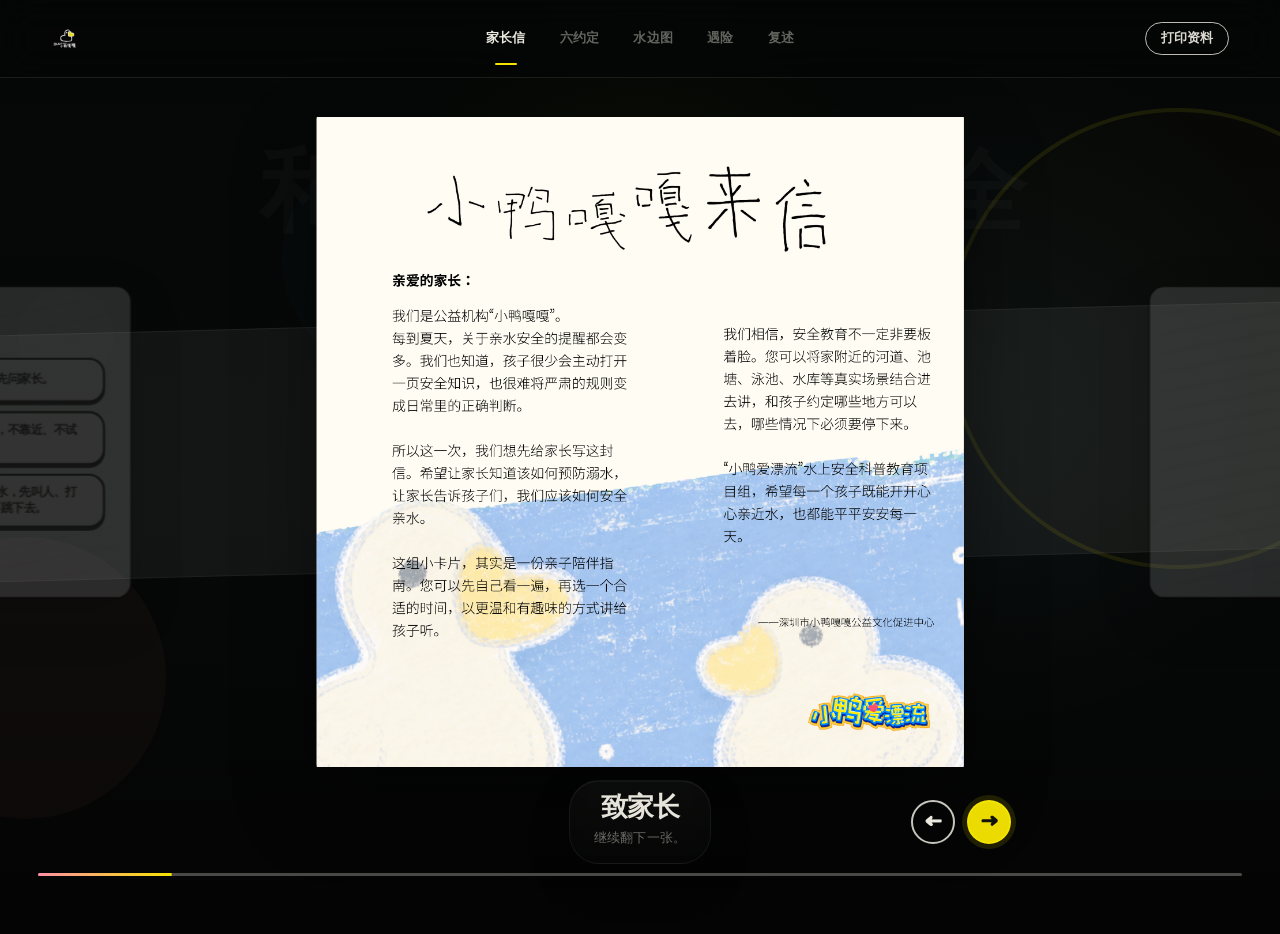
<file: index.html>
<!DOCTYPE html>
<html lang="zh-CN">
<head>
<meta charset="UTF-8">
<meta name="viewport" content="width=device-width, initial-scale=1.0">
<title>和孩子说清水边安全 | 小鸭嘎嘎公益</title>
<meta name="description" content="小鸭嘎嘎公益出品：给家长的一份防溺水陪讲指南，把防溺水“六不”变成孩子记得住的水边安全约定。">
<link rel="preconnect" href="https://fonts.googleapis.com">
<link rel="preconnect" href="https://fonts.gstatic.com" crossorigin>
<link href="https://fonts.googleapis.com/css2?family=Baloo+2:wght@600;700;800&display=swap" rel="stylesheet">
<link rel="stylesheet" href="styles.css">
<!--
  DUCK GAGA 防溺水卡片版 · 品牌 token 摘要
  色彩：柠檬黄 #F5E400 / 墨黑 #11120E / 奶白 #FFF8D8 / 水蓝 #6EC9F5 / 爱心粉 #FF8FA8 / 薄荷绿 #7FDBB5 / 警示红 #FF5A4E
  字体：Baloo 2 + 系统圆体；粗黑描边、圆角贴纸、舞台式深色背景
  动效：卡片滑动 620ms cubic-bezier(0.2, 0.9, 0.2, 1)，按钮/徽章 180ms，小鸭 cursor 跟随 + 点击涟漪
  吉祥物：使用“视觉资产03-小鸭嘎嘎logo图片-仅鸭子透明.png”，只做整体缩放、旋转、位移，不改画面本身
-->
</head>
<body>

<div class="duck-cursor" aria-hidden="true">
  <img src="视觉资产/视觉资产03-小鸭嘎嘎logo图片-仅鸭子透明.png" alt="">
</div>
<div class="cursor-dot" aria-hidden="true"></div>

<header class="topbar">
  <a class="brand" href="#card-0" aria-label="回到第一张卡片">
    <img src="视觉资产/logo01-黑底白边.jpg" alt="小鸭嘎嘎公益 logo">
  </a>
  <nav class="chapter-tabs" aria-label="章节">
    <button class="chapter-tab is-active" data-jump="0" type="button">家长信</button>
    <button class="chapter-tab" data-jump="2" type="button">六约定</button>
    <button class="chapter-tab" data-jump="5" type="button">水边图</button>
    <button class="chapter-tab" data-jump="7" type="button">遇险</button>
    <button class="chapter-tab" data-jump="8" type="button">复述</button>
  </nav>
  <a class="topbar__link" href="防溺水六不准/handout.html" target="_blank" rel="noopener">打印资料</a>
</header>

<main class="deck-shell is-first-card">
  <div class="ambient ambient--one" aria-hidden="true"></div>
  <div class="ambient ambient--two" aria-hidden="true"></div>
  <div class="ambient ambient--three" aria-hidden="true"></div>

  <section class="deck-intro" aria-labelledby="deck-title">
    <p class="eyebrow">7月25日 · 世界预防溺水日</p>
    <h1 id="deck-title">和孩子说清水边安全</h1>
    <p>给家长的一份防溺水陪讲指南</p>
  </section>

  <section class="deck-stage" aria-label="防溺水陪讲卡片">
    <div class="cards" id="cards">

      <article class="story-card story-card--letter is-active" data-card="0" data-title="致家长" data-chapter="0">
        <figure class="letter-art-card">
          <img src="视觉资产/卡片01-v7.png" alt="致家长：小鸭嘎嘎公益写给家长的防溺水陪讲指南">
        </figure>
      </article>

      <article class="story-card story-card--why" data-card="1" data-title="为什么要讲防溺水" data-chapter="0">
        <div class="card-content">
          <div class="card-copy">
            <h2><span>不是不让孩子亲水，</span><span>而是学会更加安全的玩</span></h2>
            <p class="card-text card-text--talk">“小鸭嘎嘎”想说的是，防溺水不是限制孩子靠近所有水域，而是帮助孩子认识水、尊重水和亲近水，在有人看护和清楚规则的情况下避开风险。这与世界卫生组织（WHO）所倡导的“加强看护，开展基础游泳技能与水安全教育。”方向一致。</p>
          </div>
          <div class="risk-visual" aria-hidden="true">
            <div class="calm-water">
              <img class="risk-visual__image" src="视觉资产/pond-handdrawn/blue-pond.png" alt="">
              <span>看起来平静</span>
              <i class="danger danger--one">深坑</i>
              <i class="danger danger--two">暗流</i>
              <i class="danger danger--three">水草</i>
            </div>
          </div>
        </div>
      </article>

      <article class="story-card story-card--promises" data-card="2" data-title="教孩子把“六不”变约定" data-chapter="2">
        <div class="card-content">
          <div class="card-copy">
            <h2>教孩子把“六不”变约定</h2>
            <p class="card-text card-text--lead">“六不"原则不是让孩子背诵一组禁令，而是把亲水的安全风险讲明白，搞清楚谁能陪，哪里能去，遇到危险先找谁。</p>
            <p class="card-text card-text--talk">先让孩子记住这六句话，再慢慢解释每一句背后的原因。规则讲得明白，孩子才更容易在真正靠近水时想得起来。</p>
            <div class="promise-progress"><span id="promiseCount">0</span> / 6 已点亮</div>
          </div>
          <div class="promise-board" aria-label="六个安全约定">
            <button class="promise-chip" type="button">想玩水，先问家长</button>
            <button class="promise-chip" type="button">朋友叫，也先回家说</button>
            <button class="promise-chip" type="button">会游泳，也要有人看</button>
            <button class="promise-chip" type="button">没有救援，不靠近</button>
            <button class="promise-chip" type="button">不熟悉的水，别试探</button>
            <button class="promise-chip" type="button">想帮人，先叫人</button>
          </div>
        </div>
      </article>

      <article class="story-card story-card--ask" data-card="3" data-title="想去水边，先和大人商量" data-chapter="2">
        <div class="card-content">
          <div class="card-copy">
            <p class="card-kicker">约定 1 + 2</p>
            <h2>想去水边，先和大人商量</h2>
            <p class="card-text card-text--source">教育部门防溺水“六不”原文：不私自下水游泳；不擅自与他人结伴游泳。</p>
            <p class="card-text card-text--talk">告诉孩子：想去水边，先跟大人说；朋友叫你去，也先回家说明情况。</p>
            <button class="soft-action" data-effect="circle" type="button">打开陪伴圈</button>
          </div>
          <div class="ask-visual interactive-visual handdrawn-visual" aria-hidden="true">
            <img class="handdrawn-img" src="视觉资产/绿色小码头_手绘.png" alt="">
            <img class="tiny-duck" src="视觉资产/视觉资产03-小鸭嘎嘎logo图片-仅鸭子透明.png" alt="">
            <span class="adult-circle">家长陪同</span>
          </div>
        </div>
      </article>

      <article class="story-card story-card--watch" data-card="4" data-title="会游泳，也要有人看" data-chapter="2">
        <div class="card-content">
          <div class="card-copy">
            <p class="card-kicker">约定 3</p>
            <h2>会游泳，也要有人看</h2>
            <p class="card-text card-text--source">教育部门防溺水“六不”原文：不在无家长或教师带领的情况下游泳。</p>
            <p class="card-text card-text--talk">会游泳是一件好事，但它不是护身符。家长在旁边，是为了让孩子玩得开心，也有人及时看见变化。</p>
            <button class="soft-action" data-effect="watch" type="button">点亮看护视线</button>
          </div>
          <div class="watch-visual interactive-visual handdrawn-visual" aria-hidden="true">
            <img class="handdrawn-img" src="视觉资产/waterside-handdrawn/pool.png" alt="">
            <img class="tiny-duck" src="视觉资产/视觉资产03-小鸭嘎嘎logo图片-仅鸭子透明.png" alt="">
            <span class="watch-eye eye-a"></span>
            <span class="watch-eye eye-b"></span>
            <span class="watch-ray"></span>
          </div>
        </div>
      </article>

      <article class="story-card story-card--map" data-card="5" data-title="水边危险地图" data-chapter="5">
        <div class="card-content">
          <div class="card-copy">
            <p class="card-kicker">约定 4</p>
            <h2><span>没有安全设施的水，</span><span>不靠近</span></h2>
            <p class="card-text card-text--source">教育部门防溺水“六不”原文：不到无安全设施、无救援人员的水域游泳。</p>
            <p class="card-text card-text--talk">家长可以结合家附近水域，如水库、河道等，告诉孩子那些地方不能去。</p>
          </div>
          <div class="place-map" aria-label="水边地点对比">
            <div class="place good">
              <img src="视觉资产/蓝色小泳池_手绘方形.png" alt="">
              <b>可考虑</b>
              <span>正规泳池</span>
              <small>救生员 + 安全设施</small>
            </div>
            <div class="place bad">
              <img src="视觉资产/深绿色小水库_手绘方形.png" alt="">
              <b>不靠近</b>
              <span>野外水域</span>
              <small>水深未知 / 暗流 / 无救援</small>
            </div>
          </div>
        </div>
      </article>

      <article class="story-card story-card--unknown" data-card="6" data-title="不熟悉的水，别试探" data-chapter="5">
        <div class="card-content">
          <div class="card-copy">
            <p class="card-kicker">约定 5</p>
            <h2>不熟悉的水，别试探</h2>
            <p class="card-text card-text--source">教育部门防溺水“六不”原文：不到不熟悉的水域游泳。</p>
            <p class="card-text card-text--talk">看起来很浅，不代表真的安全。水深、水温、水底有什么，都不能靠脚去试，也不能拿身体去赌。</p>
            <button class="soft-action" data-effect="reveal" type="button">看看水面下面</button>
          </div>
          <div class="underwater interactive-visual handdrawn-visual" aria-hidden="true">
            <img class="handdrawn-img" src="视觉资产/粉蓝海边沙滩_手绘矩形.png" alt="">
            <span class="surface-label">平静水面</span>
            <span class="hidden-risk risk-a">突然变深</span>
            <span class="hidden-risk risk-b">水草缠绕</span>
            <span class="hidden-risk risk-c">石头落差</span>
          </div>
        </div>
      </article>

      <article class="story-card story-card--rescue" data-card="7" data-title="想帮人，先叫人" data-chapter="7">
        <div class="card-content">
          <div class="card-copy">
            <p class="card-kicker">约定 6</p>
            <h2>想帮人，先叫人</h2>
            <p class="card-text card-text--source">教育部门防溺水“六不”原文：不熟悉水性的学生不擅自下水施救。</p>
            <p class="card-text card-text--talk">可以练一句口令：叫、叫、伸、抛。勇敢不是跳下去，勇敢是先让家长知道，用正确的方法帮忙。</p>
          </div>
          <div class="rescue-game" aria-label="依次点亮救援步骤">
            <figure class="rescue-equipment" aria-hidden="true">
              <img src="视觉资产/waterside-handdrawn/rescue-pole.png" alt="">
            </figure>
            <button class="rescue-token" type="button">叫家长</button>
            <button class="rescue-token" type="button">打 110</button>
            <button class="rescue-token" type="button">伸长物</button>
            <button class="rescue-token" type="button">抛漂浮物</button>
            <p id="rescueTip">依次点亮四步，记住：孩子不下水施救。</p>
          </div>
        </div>
      </article>

      <article class="story-card story-card--finish" data-card="8" data-title="检验孩子是否记住" data-chapter="8">
        <div class="card-content">
          <div class="card-copy">
            <h2><span>检验孩子</span><span>是否记住</span></h2>
            <p class="card-text card-text--lead">您已经耐心完成了防溺水六不学习，您可以和孩子一起复习。</p>
            <div class="finish-actions">
              <a class="soft-link" id="printLink" href="防溺水六不准/handout.html" target="_blank" rel="noopener">保存手册</a>
            </div>
          </div>
          <div class="repeat-list" aria-label="复述清单">
            <label><input type="checkbox"> 想去水边，先问家长。</label>
            <label><input type="checkbox"> 不熟悉的水，不靠近、不试探。</label>
            <label><input type="checkbox"> 看见有人落水，先叫人、打 110，自己不跳下去。</label>
          </div>
        </div>
      </article>

    </div>
  </section>

  <footer class="deck-controls" aria-label="卡片切换">
    <div class="deck-caption" aria-live="polite">
      <h2 id="currentTitle">给家长的一封信</h2>
      <p id="currentHint"></p>
    </div>
    <div class="arrow-controls">
      <button class="arrow-btn" id="prevBtn" type="button" aria-label="上一张">←</button>
      <button class="arrow-btn arrow-btn--next" id="nextBtn" type="button" aria-label="下一张">→</button>
    </div>
    <div class="deck-progress" aria-hidden="true">
      <span id="progressFill"></span>
    </div>
  </footer>
</main>

<script src="script.js"></script>
</body>
</html>
</file>
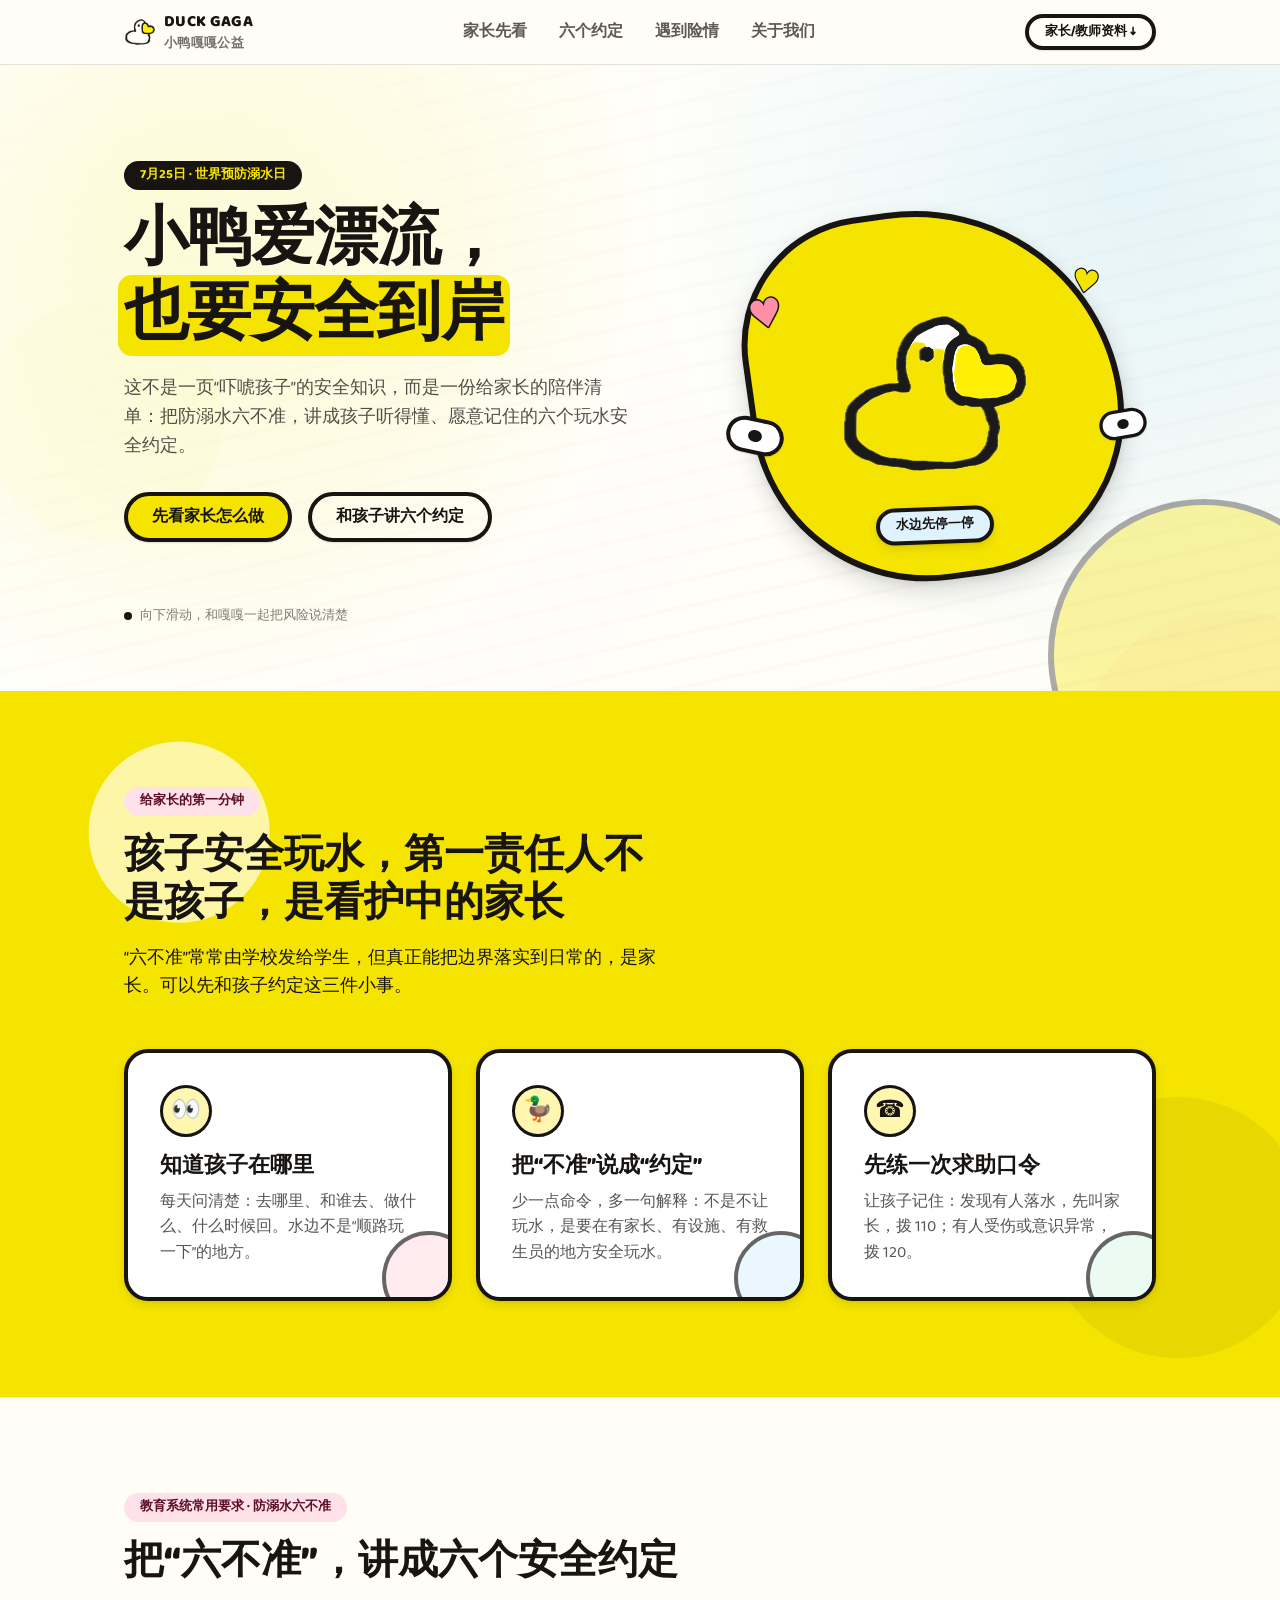
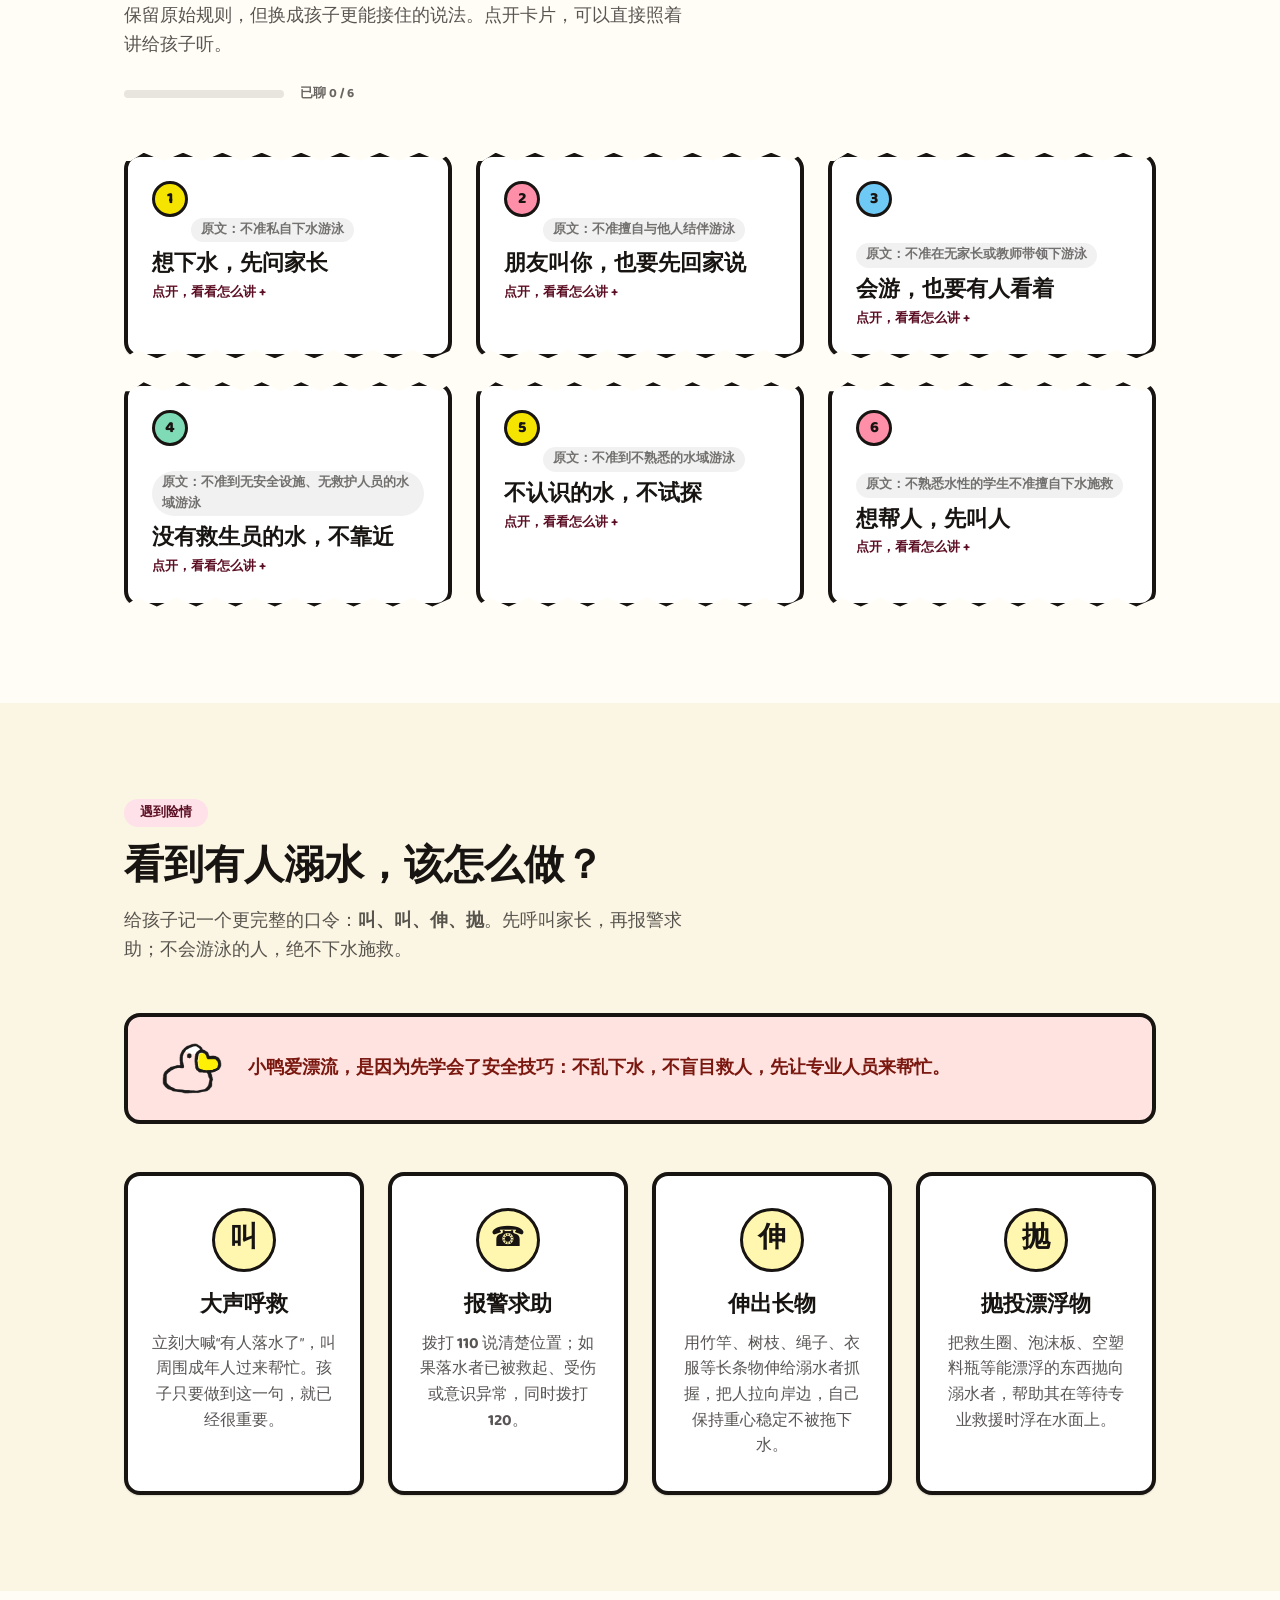
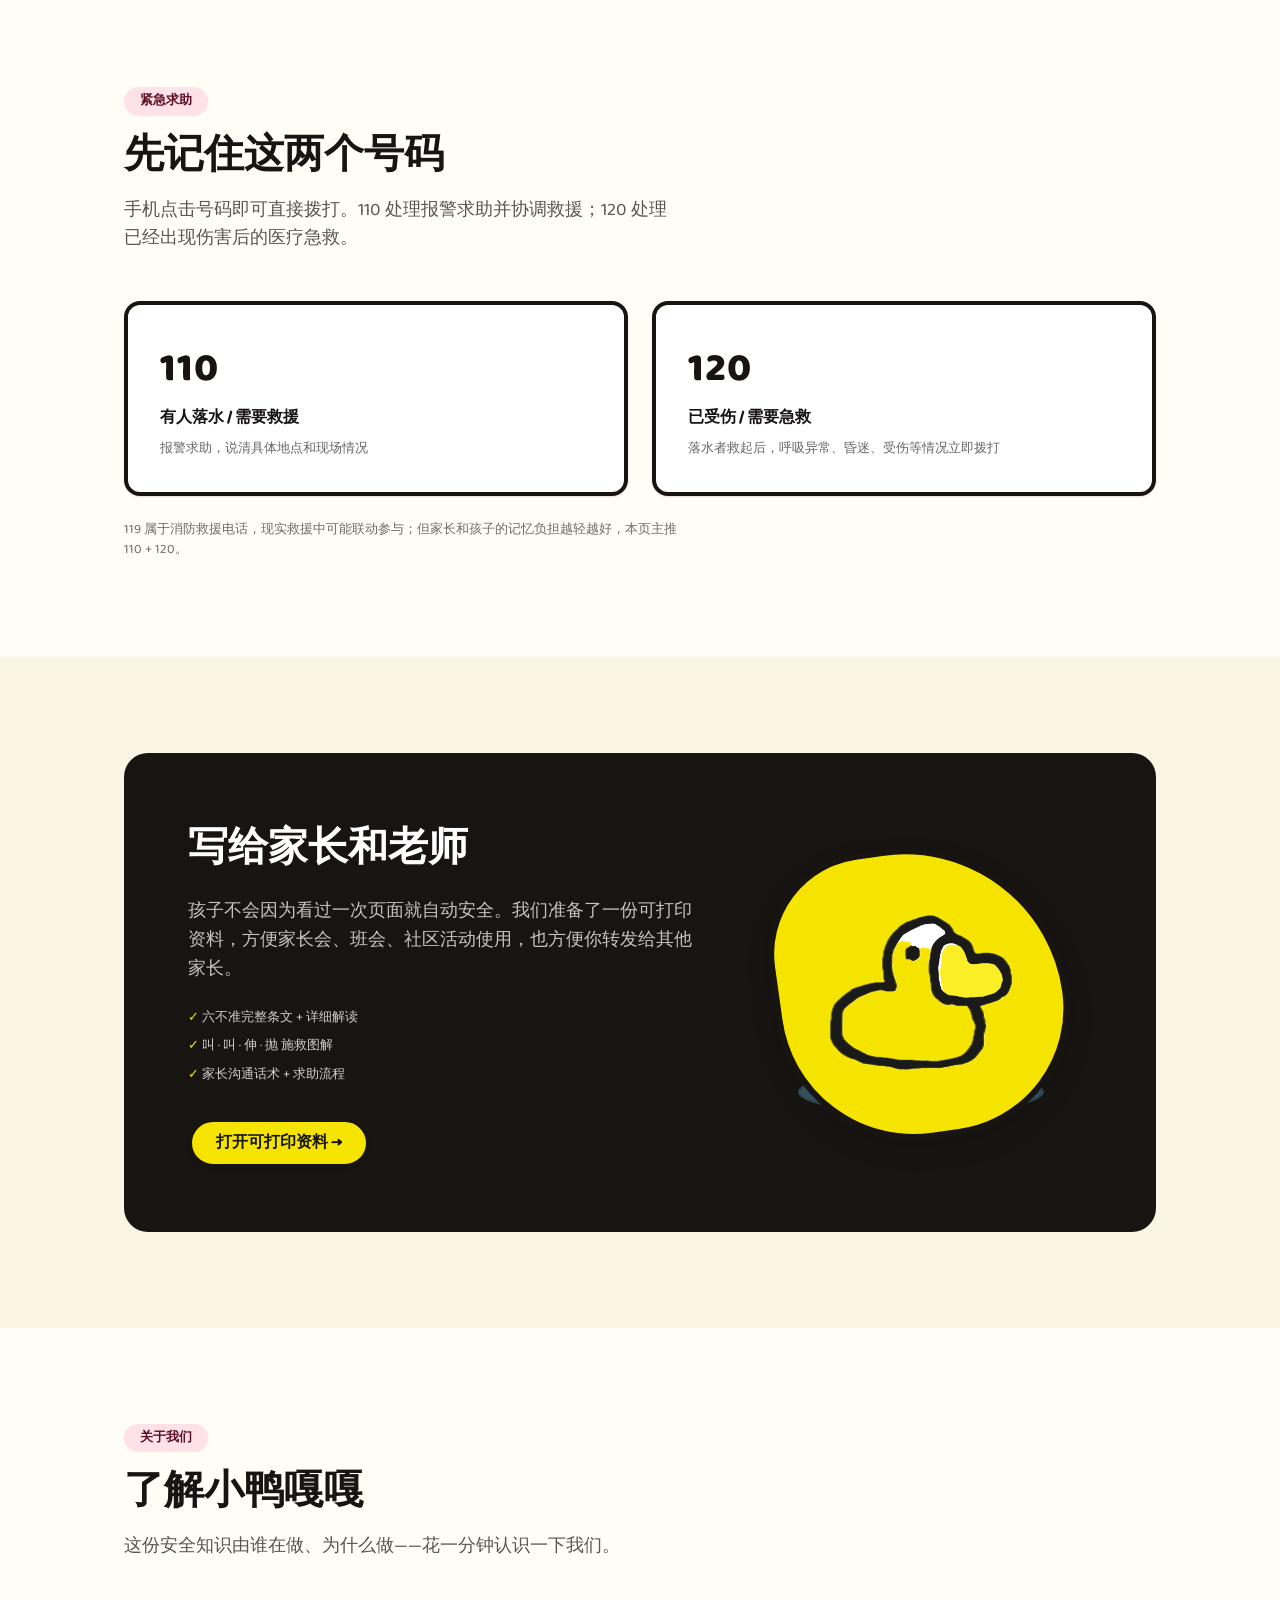
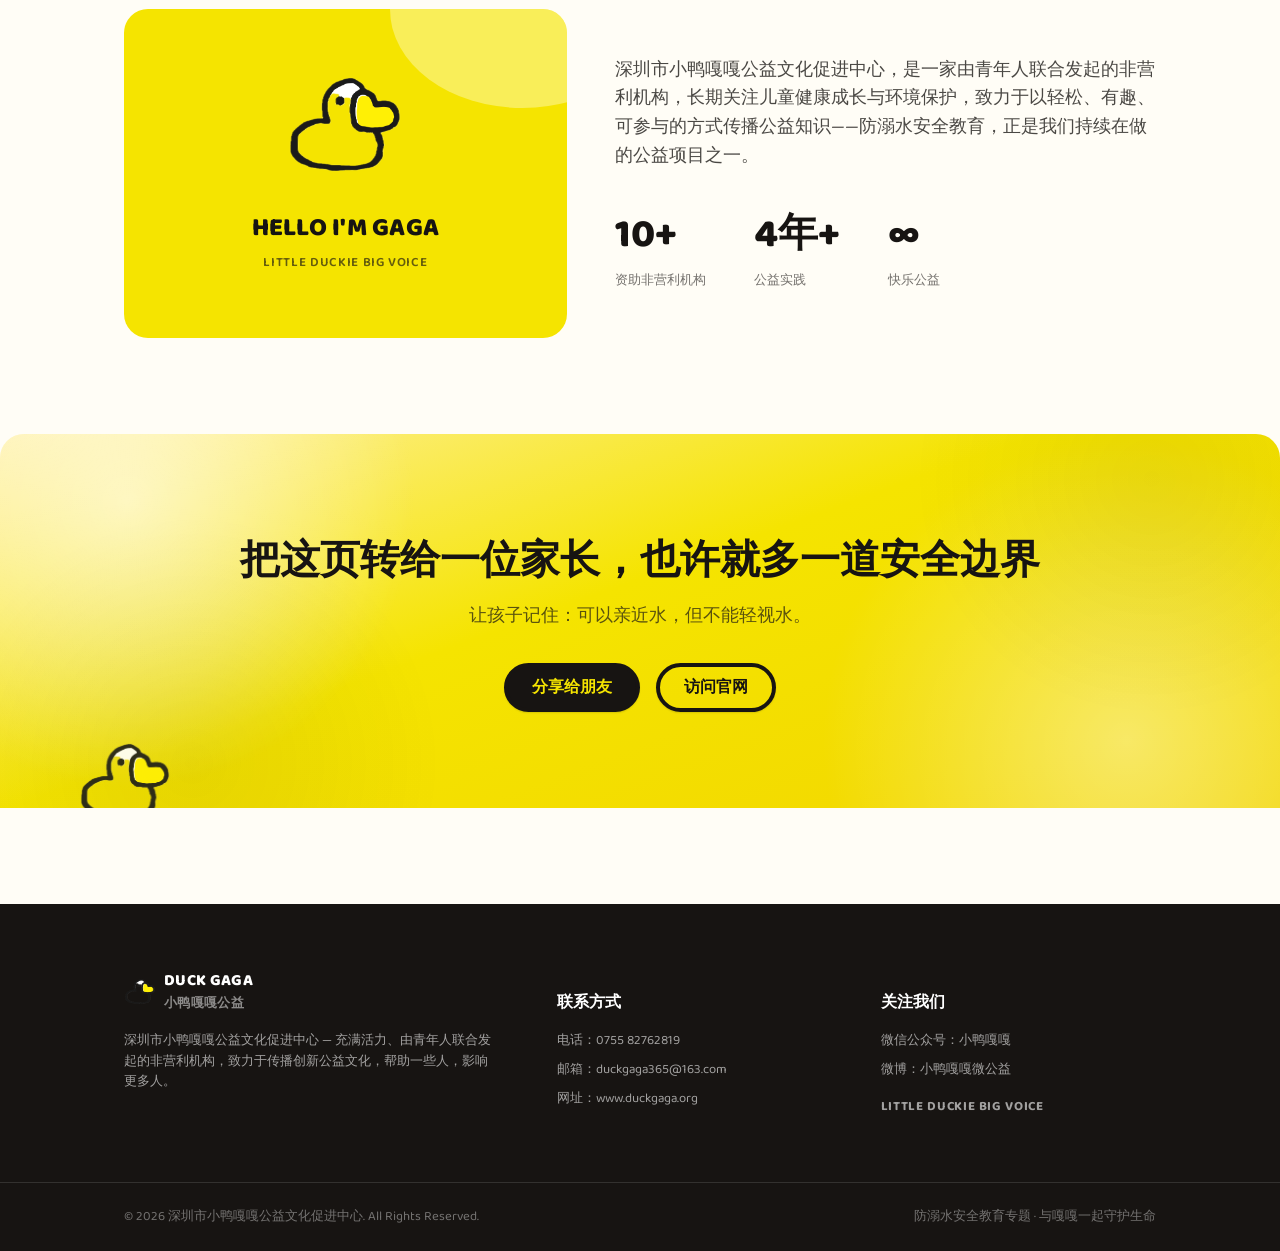
<file: 防溺水六不准/index.html>
<!DOCTYPE html>
<html lang="zh-CN">
<head>
<meta charset="UTF-8">
<meta name="viewport" content="width=device-width, initial-scale=1.0">
<title>小鸭爱漂流，也要安全到岸 | 小鸭嘎嘎公益</title>
<meta name="description" content="小鸭嘎嘎公益出品：写给家长的防溺水互动页，把防溺水六不准讲成孩子更容易接受的六个安全约定，附正确求助与可打印资料。">
<link rel="preconnect" href="https://fonts.googleapis.com">
<link rel="preconnect" href="https://fonts.gstatic.com" crossorigin>
<link href="https://fonts.googleapis.com/css2?family=Baloo+2:wght@600;800&display=swap" rel="stylesheet">
<link rel="stylesheet" href="styles.css">
<!--
  品牌 Token 摘要（DUCK GAGA 小鸭嘎嘎）：
  主色 #F5E400 柠檬黄 · 辅助色 粉#FF8FA8 / 蓝#6EC9F5 / 薄荷绿#7FDBB5 · 警示色 #FF5A4E
  字体：拉丁词标用 Baloo 2（粗圆体），中文沿用系统圆体字重呼应品牌手绘粗描边气质
  圆角 8/16/24 · 描边统一 4px · 动效 standard/decelerate/accelerate 三组 easing
  吉祥物：使用 DUCK GAGA 官方 logo 原图（assets/duck-logo.png），仅通过 transform 整体缩放/位移/旋转表达状态，不改画面本身
-->
</head>
<body>

<header class="site-header">
  <div class="container">
    <div class="brand-mark">
      <span class="duck duck--logo" aria-hidden="true">
        <img src="assets/duck-logo.png" alt="">
      </span>
      <span>
        DUCK GAGA
        <small>小鸭嘎嘎公益</small>
      </span>
    </div>
    <nav class="site-nav">
      <a href="#parents">家长先看</a>
      <a href="#rules">六个约定</a>
      <a href="#rescue">遇到险情</a>
      <a href="#about">关于我们</a>
    </nav>
    <a class="btn btn--ghost btn--sm" href="handout.html" target="_blank" rel="noopener">家长/教师资料 ↓</a>
  </div>
</header>

<main>

  <!-- ============ HERO ============ -->
  <section class="hero">
    <div class="container">
      <div class="hero__copy">
        <span class="hero__eyebrow">7月25日 · 世界预防溺水日</span>
        <h1>小鸭爱漂流，<br><em>也要安全到岸</em></h1>
        <p class="lede">这不是一页“吓唬孩子”的安全知识，而是一份给家长的陪伴清单：把防溺水六不准，讲成孩子听得懂、愿意记住的六个玩水安全约定。</p>
        <div class="hero__actions">
          <a class="btn btn--primary" href="#parents">先看家长怎么做</a>
          <a class="btn btn--ghost" href="#rules">和孩子讲六个约定</a>
        </div>
        <div class="scroll-cue"><span class="scroll-cue__dot"></span> 向下滑动，和嘎嘎一起把风险说清楚</div>
      </div>
      <div class="hero__stage">
        <span class="sticker sticker--heart sticker--heart-a" aria-hidden="true">♥</span>
        <span class="sticker sticker--heart sticker--heart-b" aria-hidden="true">♥</span>
        <span class="sticker sticker--eye sticker--eye-a" aria-hidden="true"></span>
        <span class="sticker sticker--eye sticker--eye-b" aria-hidden="true"></span>
        <span class="sticker sticker--wave" aria-hidden="true">水边先停一停</span>
        <span class="duck" data-mood="happy" aria-hidden="true">
          <img src="assets/duck-logo.png" alt="">
          <span class="duck__shadow"></span>
        </span>
      </div>
    </div>
  </section>

  <!-- ============ 家长先看 ============ -->
  <section id="parents" class="parent-guide section--yellow">
    <div class="container">
      <div class="section__head">
        <span class="section__kicker">给家长的第一分钟</span>
        <h2>孩子安全玩水，第一责任人不是孩子，是看护中的家长</h2>
        <p>“六不准”常常由学校发给学生，但真正能把边界落实到日常的，是家长。可以先和孩子约定这三件小事。</p>
      </div>

      <div class="parent-grid">
        <article class="parent-card reveal">
          <span class="parent-card__icon">👀</span>
          <h3>知道孩子在哪里</h3>
          <p>每天问清楚：去哪里、和谁去、做什么、什么时候回。水边不是“顺路玩一下”的地方。</p>
        </article>
        <article class="parent-card reveal">
          <span class="parent-card__icon">🦆</span>
          <h3>把“不准”说成“约定”</h3>
          <p>少一点命令，多一句解释：不是不让玩水，是要在有家长、有设施、有救生员的地方安全玩水。</p>
        </article>
        <article class="parent-card reveal">
          <span class="parent-card__icon">☎</span>
          <h3>先练一次求助口令</h3>
          <p>让孩子记住：发现有人落水，先叫家长，拨 110；有人受伤或意识异常，拨 120。</p>
        </article>
      </div>
    </div>
  </section>

  <!-- ============ 六不准 ============ -->
  <section id="rules">
    <div class="container">
      <div class="section__head">
        <span class="section__kicker">教育系统常用要求 · 防溺水六不准</span>
        <h2>把“六不准”，讲成六个安全约定</h2>
        <p>保留原始规则，但换成孩子更能接住的说法。点开卡片，可以直接照着讲给孩子听。</p>
        <div class="rule-progress">
          <span class="rule-progress__bar"><span class="rule-progress__fill" id="rule-progress-fill"></span></span>
          <span class="rule-progress__label" id="rule-progress-label">已聊 0 / 6</span>
        </div>
      </div>

      <div class="rule-grid">

        <article class="rule-card reveal" tabindex="0" role="button" aria-expanded="false">
          <span class="rule-card__index"><span class="rc-num">1</span><span class="rc-check">✓</span></span>
          <p class="rule-card__original">原文：不准私自下水游泳</p>
          <h3>想下水，先问家长</h3>
          <div class="rule-card__detail"><div><p>可以这样讲：水边的危险有时看不出来。你想玩水，先来找爸爸妈妈，我们一起判断哪里能玩、怎么玩。</p></div></div>
          <span class="rule-card__toggle">点开，看看怎么讲 +</span>
        </article>

        <article class="rule-card reveal" tabindex="0" role="button" aria-expanded="false">
          <span class="rule-card__index"><span class="rc-num">2</span><span class="rc-check">✓</span></span>
          <p class="rule-card__original">原文：不准擅自与他人结伴游泳</p>
          <h3>朋友叫你，也要先回家说</h3>
          <div class="rule-card__detail"><div><p>可以这样讲：好朋友一起玩很开心，但小朋友彼此保护不了彼此。没有负责任的家长在场，就不能去水边冒险。</p></div></div>
          <span class="rule-card__toggle">点开，看看怎么讲 +</span>
        </article>

        <article class="rule-card reveal" tabindex="0" role="button" aria-expanded="false">
          <span class="rule-card__index"><span class="rc-num">3</span><span class="rc-check">✓</span></span>
          <p class="rule-card__original">原文：不准在无家长或教师带领下游泳</p>
          <h3>会游，也要有人看着</h3>
          <div class="rule-card__detail"><div><p>可以这样讲：学会游泳很好，但会游泳不等于不会遇险。爸爸妈妈或老师在旁边，是为了让快乐玩水有保护。</p></div></div>
          <span class="rule-card__toggle">点开，看看怎么讲 +</span>
        </article>

        <article class="rule-card reveal" tabindex="0" role="button" aria-expanded="false">
          <span class="rule-card__index"><span class="rc-num">4</span><span class="rc-check">✓</span></span>
          <p class="rule-card__original">原文：不准到无安全设施、无救护人员的水域游泳</p>
          <h3>没有救生员的水，不靠近</h3>
          <div class="rule-card__detail"><div><p>可以这样讲：河道、水库、鱼塘、工地积水坑看着平静，下面可能有深坑、暗流和水草。没有救生员和救生设备，就不是玩水的地方。</p></div></div>
          <span class="rule-card__toggle">点开，看看怎么讲 +</span>
        </article>

        <article class="rule-card reveal" tabindex="0" role="button" aria-expanded="false">
          <span class="rule-card__index"><span class="rc-num">5</span><span class="rc-check">✓</span></span>
          <p class="rule-card__original">原文：不准到不熟悉的水域游泳</p>
          <h3>不认识的水，不试探</h3>
          <div class="rule-card__detail"><div><p>可以这样讲：“看起来很浅”不等于真的安全。水深、水温、水底情况都不知道，就不能用脚去试、用身体去赌。</p></div></div>
          <span class="rule-card__toggle">点开，看看怎么讲 +</span>
        </article>

        <article class="rule-card reveal" tabindex="0" role="button" aria-expanded="false">
          <span class="rule-card__index"><span class="rc-num">6</span><span class="rc-check">✓</span></span>
          <p class="rule-card__original">原文：不熟悉水性的学生不准擅自下水施救</p>
          <h3>想帮人，先叫人</h3>
          <div class="rule-card__detail"><div><p>可以这样讲：勇敢不是跳下去，勇敢是马上大声呼救、找家长、拿长物和漂浮物帮忙。先保护自己，才是真的救人。</p></div></div>
          <span class="rule-card__toggle">点开，看看怎么讲 +</span>
        </article>

      </div>
    </div>
  </section>

  <!-- ============ 施救方法 ============ -->
  <section id="rescue" class="section--alt">
    <div class="container">
      <div class="section__head">
        <span class="section__kicker">遇到险情</span>
        <h2>看到有人溺水，该怎么做？</h2>
        <p>给孩子记一个更完整的口令：<strong>叫、叫、伸、抛</strong>。先呼叫家长，再报警求助；不会游泳的人，绝不下水施救。</p>
      </div>

      <div class="rescue-banner reveal">
        <span class="duck" data-mood="alert" aria-hidden="true">
          <img src="assets/duck-logo.png" alt="">
          <span class="duck__shadow"></span>
        </span>
        <span>小鸭爱漂流，是因为先学会了安全技巧：不乱下水，不盲目救人，先让专业人员来帮忙。</span>
      </div>

      <div class="rescue-steps">
        <div class="rescue-step">
          <div class="rescue-step__glyph">叫</div>
          <h3>大声呼救</h3>
          <p>立刻大喊“有人落水了”，叫周围成年人过来帮忙。孩子只要做到这一句，就已经很重要。</p>
        </div>
        <div class="rescue-step">
          <div class="rescue-step__glyph">☎</div>
          <h3>报警求助</h3>
          <p>拨打 <strong>110</strong> 说清楚位置；如果落水者已被救起、受伤或意识异常，同时拨打 <strong>120</strong>。</p>
        </div>
        <div class="rescue-step">
          <div class="rescue-step__glyph">伸</div>
          <h3>伸出长物</h3>
          <p>用竹竿、树枝、绳子、衣服等长条物伸给溺水者抓握，把人拉向岸边，自己保持重心稳定不被拖下水。</p>
        </div>
        <div class="rescue-step">
          <div class="rescue-step__glyph">抛</div>
          <h3>抛投漂浮物</h3>
          <p>把救生圈、泡沫板、空塑料瓶等能漂浮的东西抛向溺水者，帮助其在等待专业救援时浮在水面上。</p>
        </div>
      </div>
    </div>
  </section>

  <!-- ============ 紧急电话 ============ -->
  <section id="emergency">
    <div class="container">
      <div class="section__head">
        <span class="section__kicker">紧急求助</span>
        <h2>先记住这两个号码</h2>
        <p>手机点击号码即可直接拨打。110 处理报警求助并协调救援；120 处理已经出现伤害后的医疗急救。</p>
      </div>
      <div class="call-grid">
        <a class="call-tile reveal" href="tel:110">
          <div class="call-tile__num">110</div>
          <div class="call-tile__label">有人落水 / 需要救援</div>
          <div class="call-tile__desc">报警求助，说清具体地点和现场情况</div>
        </a>
        <a class="call-tile reveal" href="tel:120">
          <div class="call-tile__num">120</div>
          <div class="call-tile__label">已受伤 / 需要急救</div>
          <div class="call-tile__desc">落水者救起后，呼吸异常、昏迷、受伤等情况立即拨打</div>
        </a>
      </div>
      <p class="emergency-note">119 属于消防救援电话，现实救援中可能联动参与；但家长和孩子的记忆负担越轻越好，本页主推 110 + 120。</p>
    </div>
  </section>

  <!-- ============ 家长教师资料 ============ -->
  <section class="section--alt">
    <div class="container">
      <div class="handout-cta reveal">
        <div>
          <h2>写给家长和老师</h2>
          <p>孩子不会因为看过一次页面就自动安全。我们准备了一份可打印资料，方便家长会、班会、社区活动使用，也方便你转发给其他家长。</p>
          <ul class="handout-cta__list">
            <li>六不准完整条文 + 详细解读</li>
            <li>叫 · 叫 · 伸 · 抛 施救图解</li>
            <li>家长沟通话术 + 求助流程</li>
          </ul>
          <a class="btn btn--primary" href="handout.html" target="_blank" rel="noopener">打开可打印资料 →</a>
        </div>
        <div class="hero__stage">
          <span class="duck" data-mood="worried" aria-hidden="true">
            <img src="assets/duck-logo.png" alt="">
            <span class="duck__shadow"></span>
          </span>
        </div>
      </div>
    </div>
  </section>

  <!-- ============ 关于我们 ============ -->
  <section id="about">
    <div class="container">
      <div class="section__head">
        <span class="section__kicker">关于我们</span>
        <h2>了解小鸭嘎嘎</h2>
        <p>这份安全知识由谁在做、为什么做——花一分钟认识一下我们。</p>
      </div>

      <div class="about-grid">
        <div class="about-card reveal-left">
          <span class="duck duck--logo about-card__duck" aria-hidden="true">
            <img src="assets/duck-logo.png" alt="">
          </span>
          <p class="about-card__en">HELLO I'M GAGA</p>
          <p class="about-card__tag">LITTLE DUCKIE BIG VOICE</p>
        </div>
        <div class="about-copy reveal-right">
          <p>深圳市小鸭嘎嘎公益文化促进中心，是一家由青年人联合发起的非营利机构，长期关注儿童健康成长与环境保护，致力于以轻松、有趣、可参与的方式传播公益知识——防溺水安全教育，正是我们持续在做的公益项目之一。</p>
          <div class="about-stats">
            <div><b><span class="count-up" data-count="10">0</span>+</b><span>资助非营利机构</span></div>
            <div><b><span class="count-up" data-count="4">0</span>年+</b><span>公益实践</span></div>
            <div><b>&infin;</b><span>快乐公益</span></div>
          </div>
        </div>
      </div>
    </div>

    <div class="about-cta">
      <span class="duck about-cta__duck" data-mood="happy" aria-hidden="true">
        <img src="assets/duck-logo.png" alt="">
      </span>
      <div class="container about-cta__inner reveal">
        <h3>把这页转给一位家长，也许就多一道安全边界</h3>
        <p>让孩子记住：可以亲近水，但不能轻视水。</p>
        <div class="about-cta__actions">
          <button class="btn btn--dark" id="share-btn" type="button">分享给朋友</button>
          <a class="btn btn--ghost-dark" href="http://www.duckgaga.org/" target="_blank" rel="noopener">访问官网</a>
        </div>
      </div>
    </div>
  </section>

</main>

<footer class="site-footer">
  <div class="container site-footer__grid">
    <div class="footer-col footer-col--brand">
      <div class="brand-mark">
        <span class="duck duck--logo" aria-hidden="true">
          <img src="assets/duck-logo.png" alt="">
        </span>
        <span>DUCK GAGA <small>小鸭嘎嘎公益</small></span>
      </div>
      <p>深圳市小鸭嘎嘎公益文化促进中心 — 充满活力、由青年人联合发起的非营利机构，致力于传播创新公益文化，帮助一些人，影响更多人。</p>
    </div>
    <div class="footer-col">
      <h4>联系方式</h4>
      <ul class="footer-contact">
        <li>电话：<a href="tel:075582762819">0755 82762819</a></li>
        <li>邮箱：<a href="mailto:duckgaga365@163.com">duckgaga365@163.com</a></li>
        <li>网址：<a href="http://www.duckgaga.org/" target="_blank" rel="noopener">www.duckgaga.org</a></li>
      </ul>
    </div>
    <div class="footer-col">
      <h4>关注我们</h4>
      <ul class="footer-contact">
        <li>微信公众号：小鸭嘎嘎</li>
        <li>微博：小鸭嘎嘎微公益</li>
      </ul>
      <p class="footer-en">LITTLE DUCKIE BIG VOICE</p>
    </div>
  </div>
  <div class="site-footer__bottom">
    <div class="container site-footer__bottom-inner">
      <span>&copy; <span id="copyright-year"></span> 深圳市小鸭嘎嘎公益文化促进中心. All Rights Reserved.</span>
      <span>防溺水安全教育专题 · 与嘎嘎一起守护生命</span>
    </div>
  </div>
</footer>

<script src="script.js"></script>
</body>
</html>
</file>
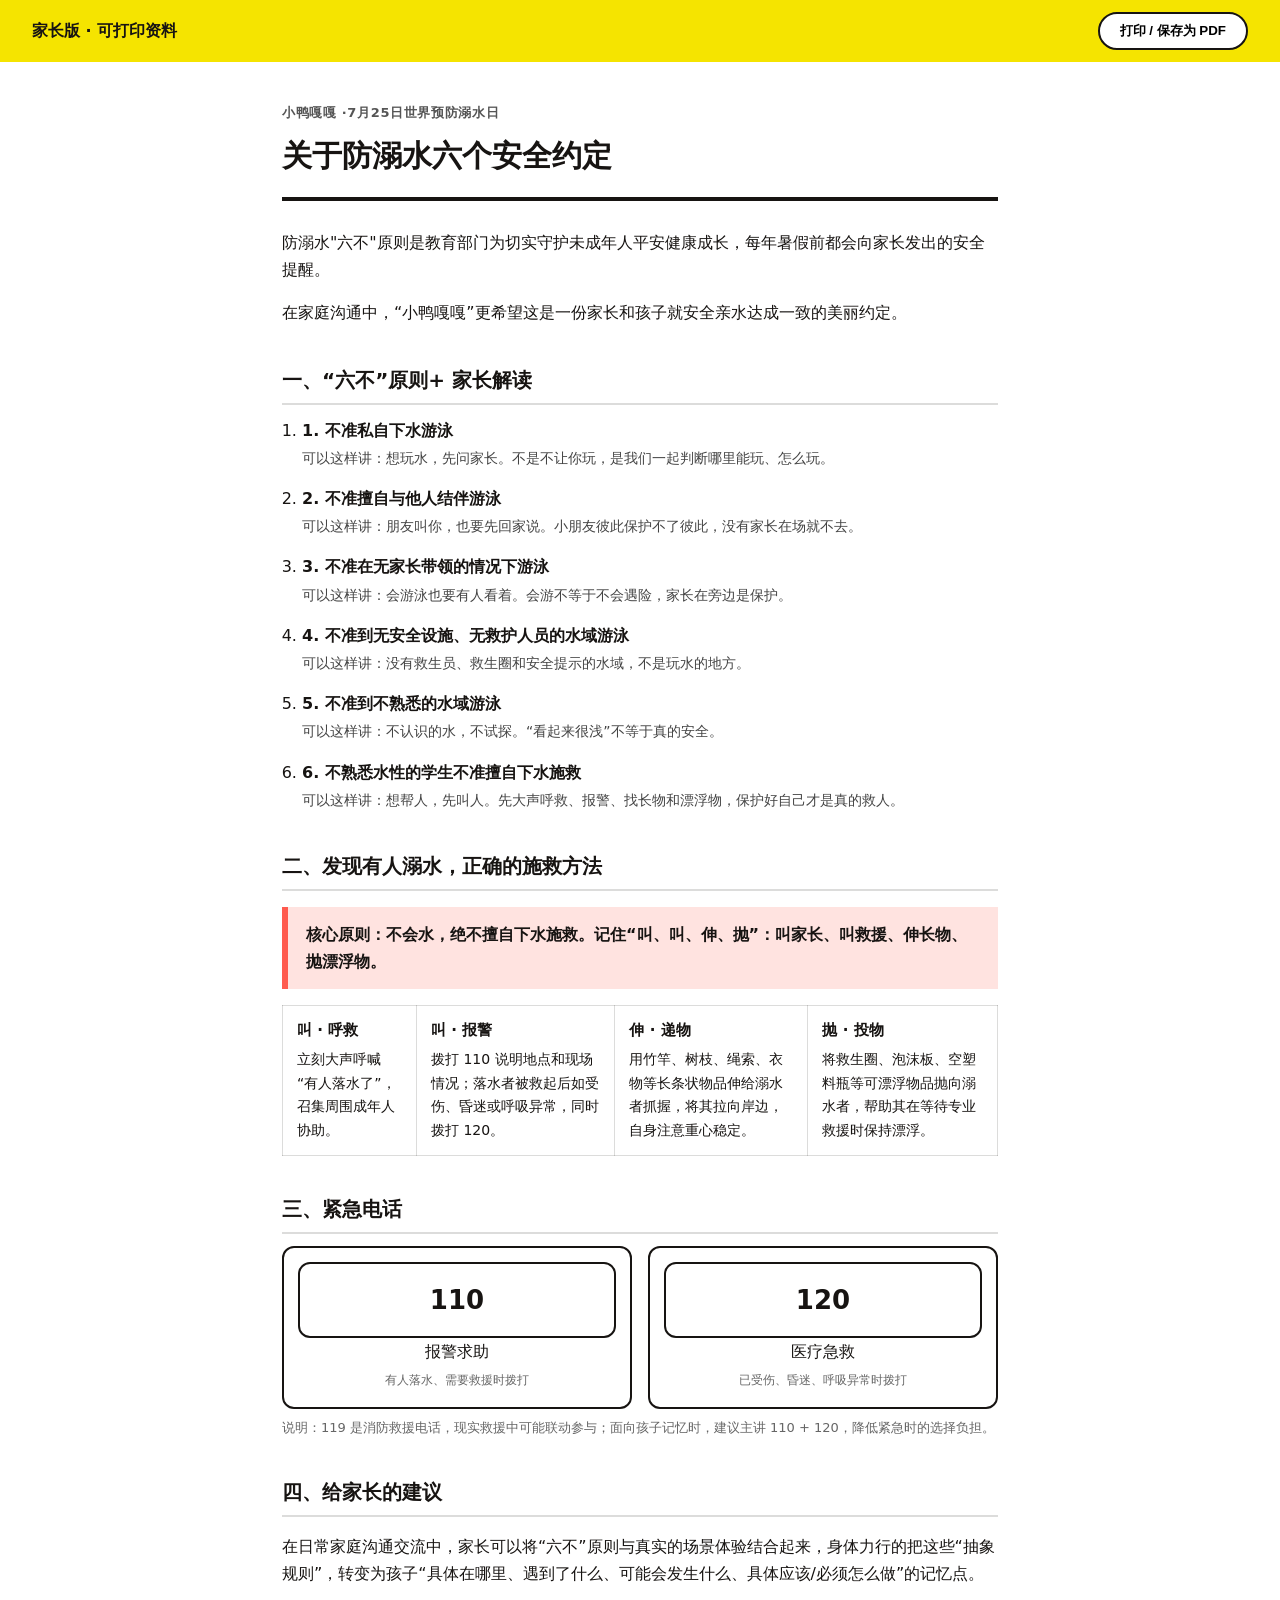
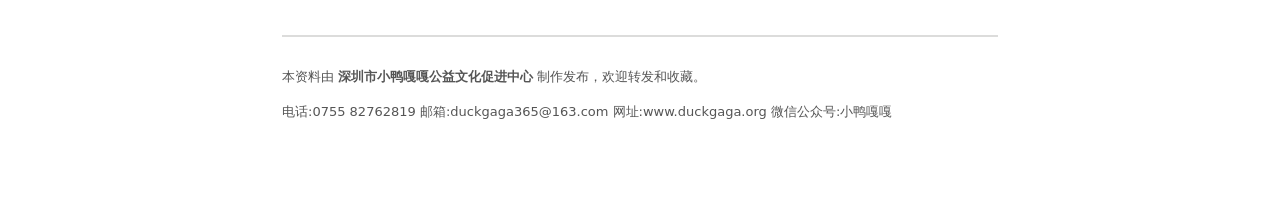
<file: 防溺水六不准/handout.html>
<!DOCTYPE html>
<html lang="zh-CN">
<head>
<meta charset="UTF-8">
<meta name="viewport" content="width=device-width, initial-scale=1.0">
<title>关于防溺水六个安全约定 · 小鸭嘎嘎公益</title>
<meta name="description" content="防溺水"六不"原则是教育部门为守护未成年人暑期安全发出的提醒；本资料帮助家长和孩子把安全亲水变成美丽约定。">
<style>
  :root {
    --color-primary: #f5e400;
    --color-ink: #171412;
    --color-danger: #ff5a4e;
    --color-danger-container: #ffe3e0;
    --color-surface-variant: #fbf6e4;
    --color-outline: rgba(23,20,18,0.15);
  }
  * { box-sizing: border-box; }
  body {
    margin: 0;
    font-family: "PingFang SC", "Microsoft YaHei", system-ui, sans-serif;
    color: var(--color-ink);
    line-height: 1.7;
    background: #fff;
  }
  .sheet {
    max-width: 780px;
    margin: 0 auto;
    padding: 40px 32px 64px;
  }
  .no-print {
    position: sticky;
    top: 0;
    background: var(--color-primary);
    padding: 12px 32px;
    display: flex;
    justify-content: space-between;
    align-items: center;
    font-weight: 700;
  }
  .no-print button {
    border: 2px solid var(--color-ink);
    background: #fff;
    padding: 8px 20px;
    border-radius: 999px;
    font-weight: 700;
    cursor: pointer;
  }
  header.doc-head {
    border-bottom: 4px solid var(--color-ink);
    padding-bottom: 16px;
    margin-bottom: 28px;
  }
  header.doc-head .kicker {
    font-size: 13px;
    font-weight: 700;
    letter-spacing: 0.05em;
    color: #555;
  }
  header.doc-head h1 {
    font-size: 30px;
    margin: 6px 0 0;
  }
  h2.doc-h2 {
    font-size: 20px;
    margin: 36px 0 12px;
    padding-bottom: 6px;
    border-bottom: 2px solid var(--color-outline);
  }
  ol.rules {
    padding-left: 20px;
    margin: 0;
  }
  ol.rules li {
    margin-bottom: 14px;
  }
  ol.rules li b { display: block; font-size: 16px; }
  ol.rules li span { color: #444; font-size: 14px; }

  .callout {
    background: var(--color-danger-container);
    border-left: 6px solid var(--color-danger);
    padding: 14px 18px;
    font-weight: 700;
    margin: 16px 0;
  }
  table.steps { width: 100%; border-collapse: collapse; margin-top: 8px; }
  table.steps td { border: 1px solid var(--color-outline); padding: 12px 14px; vertical-align: top; font-size: 14px; }
  table.steps td b { display: block; font-size: 15px; margin-bottom: 4px; }

  .phones { display: flex; gap: 16px; margin-top: 8px; }
  .phones div {
    flex: 1;
    border: 2px solid var(--color-ink);
    border-radius: 12px;
    padding: 14px;
    text-align: center;
  }
  .phones .num { font-size: 26px; font-weight: 800; }

  footer.doc-foot {
    margin-top: 48px;
    padding-top: 16px;
    border-top: 2px solid var(--color-outline);
    font-size: 13px;
    color: #555;
  }

  @media print {
    .no-print { display: none; }
    .sheet { padding: 0; }
    a { color: inherit; text-decoration: none; }
  }
</style>
</head>
<body>

<div class="no-print">
  <span>家长版 · 可打印资料</span>
  <button onclick="window.print()">打印 / 保存为 PDF</button>
</div>

<div class="sheet">

  <header class="doc-head">
    <div class="kicker">小鸭嘎嘎 ·7月25日世界预防溺水日</div>
    <h1>关于防溺水六个安全约定</h1>
  </header>

  <p>防溺水"六不"原则是教育部门为切实守护未成年人平安健康成长，每年暑假前都会向家长发出的安全提醒。</p>
  <p>在家庭沟通中，“小鸭嘎嘎”更希望这是一份家长和孩子就安全亲水达成一致的美丽约定。</p>

  <h2 class="doc-h2">一、“六不”原则+ 家长解读</h2>
  <ol class="rules">
    <li><b>1. 不准私自下水游泳</b><span>可以这样讲：想玩水，先问家长。不是不让你玩，是我们一起判断哪里能玩、怎么玩。</span></li>
    <li><b>2. 不准擅自与他人结伴游泳</b><span>可以这样讲：朋友叫你，也要先回家说。小朋友彼此保护不了彼此，没有家长在场就不去。</span></li>
    <li><b>3. 不准在无家长带领的情况下游泳</b><span>可以这样讲：会游泳也要有人看着。会游不等于不会遇险，家长在旁边是保护。</span></li>
    <li><b>4. 不准到无安全设施、无救护人员的水域游泳</b><span>可以这样讲：没有救生员、救生圈和安全提示的水域，不是玩水的地方。</span></li>
    <li><b>5. 不准到不熟悉的水域游泳</b><span>可以这样讲：不认识的水，不试探。“看起来很浅”不等于真的安全。</span></li>
    <li><b>6. 不熟悉水性的学生不准擅自下水施救</b><span>可以这样讲：想帮人，先叫人。先大声呼救、报警、找长物和漂浮物，保护好自己才是真的救人。</span></li>
  </ol>

  <h2 class="doc-h2">二、发现有人溺水，正确的施救方法</h2>
  <div class="callout">核心原则：不会水，绝不擅自下水施救。记住“叫、叫、伸、抛”：叫家长、叫救援、伸长物、抛漂浮物。</div>
  <table class="steps">
    <tr>
      <td><b>叫 · 呼救</b>立刻大声呼喊“有人落水了”，召集周围成年人协助。</td>
      <td><b>叫 · 报警</b>拨打 110 说明地点和现场情况；落水者被救起后如受伤、昏迷或呼吸异常，同时拨打 120。</td>
      <td><b>伸 · 递物</b>用竹竿、树枝、绳索、衣物等长条状物品伸给溺水者抓握，将其拉向岸边，自身注意重心稳定。</td>
      <td><b>抛 · 投物</b>将救生圈、泡沫板、空塑料瓶等可漂浮物品抛向溺水者，帮助其在等待专业救援时保持漂浮。</td>
    </tr>
  </table>

  <h2 class="doc-h2">三、紧急电话</h2>
  <div class="phones">
    <div><div class="num">110</div>报警求助<br><span style="font-size:12px;color:#666">有人落水、需要救援时拨打</span></div>
    <div><div class="num">120</div>医疗急救<br><span style="font-size:12px;color:#666">已受伤、昏迷、呼吸异常时拨打</span></div>
  </div>
  <p style="font-size:13px;color:#666;margin-top:8px">说明：119 是消防救援电话，现实救援中可能联动参与；面向孩子记忆时，建议主讲 110 + 120，降低紧急时的选择负担。</p>

  <h2 class="doc-h2">四、给家长的建议</h2>
  <p>在日常家庭沟通交流中，家长可以将“六不”原则与真实的场景体验结合起来，身体力行的把这些“抽象规则”，转变为孩子“具体在哪里、遇到了什么、可能会发生什么、具体应该/必须怎么做”的记忆点。</p>

  <footer class="doc-foot">
    <p>本资料由 <b>深圳市小鸭嘎嘎公益文化促进中心</b> 制作发布，欢迎转发和收藏。</p>
    <p>电话:0755 82762819 邮箱:duckgaga365@163.com 网址:www.duckgaga.org 微信公众号:小鸭嘎嘎</p>
  </footer>

</div>

</body>
</html>
</file>
<file: styles.css>
/* ============================================================
   DUCK GAGA · 防溺水卡片剧场
   ============================================================ */

:root {
  --duck-yellow: #f5e400;
  --duck-black: #11120e;
  --duck-cream: #fff8d8;
  --duck-white: #fffdf2;
  --duck-blue: #6ec9f5;
  --duck-blue-soft: #dff3fe;
  --duck-pink: #ff8fa8;
  --duck-pink-soft: #ffe1e9;
  --duck-mint: #7fdbb5;
  --duck-mint-soft: #e2f8ee;
  --duck-red: #ff5a4e;
  --ink-soft: rgba(255, 253, 242, 0.66);
  --line-dark: rgba(255, 253, 242, 0.14);
  --stroke: 3px;
  --stroke-lg: 4px;
  --radius-sm: 12px;
  --radius-md: 22px;
  --radius-lg: 34px;
  --radius-pill: 999px;
  --shadow-card: 0 28px 62px rgba(0, 0, 0, 0.36), 0 7px 16px rgba(0, 0, 0, 0.22);
  --ease-stage: cubic-bezier(0.2, 0.9, 0.2, 1);
  --ease-pop: cubic-bezier(0.34, 1.56, 0.64, 1);
  --dur-stage: 620ms;
  --dur-fast: 180ms;
  --dur-mid: 320ms;
}

* { box-sizing: border-box; }

html {
  min-height: 100%;
  scroll-behavior: smooth;
  overflow-x: hidden;
}

body {
  margin: 0;
  min-height: 100vh;
  width: 100%;
  max-width: 100vw;
  overflow-x: hidden;
  color: var(--duck-white);
  background:
    radial-gradient(circle at 14% 18%, rgba(245, 228, 0, 0.12), transparent 28%),
    radial-gradient(circle at 86% 10%, rgba(110, 201, 245, 0.15), transparent 28%),
    linear-gradient(180deg, #10120f 0%, #070806 100%);
  font-family: "Baloo 2", "PingFang SC", "Microsoft YaHei", system-ui, sans-serif;
  -webkit-font-smoothing: antialiased;
}

button,
a,
label {
  -webkit-tap-highlight-color: transparent;
}

button {
  font: inherit;
}

img {
  display: block;
  max-width: 100%;
}

@media (pointer: fine) {
  body.has-duck-cursor,
  body.has-duck-cursor a,
  body.has-duck-cursor button,
  body.has-duck-cursor label {
    cursor: none;
  }
}

/* ============================================================
   小鸭 cursor / touch trail
   ============================================================ */

.duck-cursor,
.cursor-dot {
  position: fixed;
  left: 0;
  top: 0;
  z-index: 90;
  pointer-events: none;
  opacity: 0;
  transform: translate3d(-50%, -50%, 0);
}

.duck-cursor {
  width: 44px;
  height: 44px;
  filter: drop-shadow(0 8px 14px rgba(0,0,0,0.4));
  transition: opacity var(--dur-fast), scale var(--dur-fast) var(--ease-pop);
}

.duck-cursor img {
  width: 100%;
  height: 100%;
  object-fit: contain;
}

.cursor-dot {
  width: 10px;
  height: 10px;
  border-radius: 50%;
  background: var(--duck-yellow);
  border: 2px solid var(--duck-black);
  transition: opacity var(--dur-fast);
}

body.cursor-ready .duck-cursor,
body.cursor-ready .cursor-dot {
  opacity: 1;
}

body.cursor-hover .duck-cursor {
  scale: 1.22;
}

.trail-pop {
  position: fixed;
  z-index: 70;
  width: 16px;
  height: 16px;
  border-radius: 50%;
  border: 2px solid var(--duck-yellow);
  pointer-events: none;
  animation: trail-pop 620ms ease-out forwards;
}

@keyframes trail-pop {
  from { opacity: 0.8; transform: translate(-50%, -50%) scale(0.3); }
  to { opacity: 0; transform: translate(-50%, -50%) scale(2.8); }
}

/* ============================================================
   顶部导航
   ============================================================ */

.topbar {
  position: fixed;
  inset: 0 0 auto;
  z-index: 40;
  height: 64px;
  display: grid;
  grid-template-columns: minmax(180px, 1fr) auto minmax(120px, 1fr);
  align-items: center;
  gap: 22px;
  padding: 10px clamp(18px, 4vw, 56px);
  background: rgba(10, 11, 9, 0.76);
  backdrop-filter: blur(14px);
  border-bottom: 1px solid var(--line-dark);
}

.brand {
  display: inline-flex;
  align-items: center;
  gap: 10px;
  color: var(--duck-white);
  text-decoration: none;
  font-weight: 800;
  line-height: 1;
  letter-spacing: 0.02em;
}

.brand img {
  width: 34px;
  height: 34px;
  object-fit: contain;
}

.brand small {
  display: block;
  margin-top: 4px;
  font-size: 11px;
  font-weight: 700;
  color: rgba(255, 253, 242, 0.55);
}

.chapter-tabs {
  display: flex;
  align-items: center;
  justify-content: center;
  gap: 6px;
  padding: 5px;
  border: 1px solid rgba(255, 253, 242, 0.14);
  border-radius: var(--radius-pill);
  background: rgba(255, 253, 242, 0.04);
}

.chapter-tab {
  appearance: none;
  border: 0;
  border-radius: var(--radius-pill);
  background: transparent;
  color: rgba(255, 253, 242, 0.58);
  padding: 7px 16px;
  font-size: 14px;
  font-weight: 700;
  transition: color var(--dur-fast), background var(--dur-fast), transform var(--dur-fast);
}

.chapter-tab:hover,
.chapter-tab.is-active {
  color: var(--duck-black);
  background: var(--duck-yellow);
  transform: translateY(-1px);
}

.topbar__link {
  justify-self: end;
  color: var(--duck-white);
  text-decoration: none;
  border: 2px solid var(--duck-white);
  border-radius: var(--radius-pill);
  padding: 5px 15px;
  font-weight: 800;
  transition: transform var(--dur-fast), background var(--dur-fast), color var(--dur-fast);
}

.topbar__link:hover {
  transform: translateY(-2px);
  background: var(--duck-white);
  color: var(--duck-black);
}

/* ============================================================
   舞台
   ============================================================ */

.deck-shell {
  position: relative;
  width: 100%;
  max-width: 100vw;
  min-height: 100vh;
  padding: 88px clamp(18px, 4vw, 56px) 34px;
  overflow: hidden;
}

.ambient {
  position: fixed;
  border-radius: 50%;
  pointer-events: none;
  opacity: 0.75;
  filter: blur(0.2px);
}

.ambient--one {
  width: 36vw;
  aspect-ratio: 1;
  right: -14vw;
  top: 14vh;
  border: var(--stroke-lg) solid rgba(245, 228, 0, 0.35);
  background: rgba(245, 228, 0, 0.1);
}

.ambient--two {
  width: 22vw;
  aspect-ratio: 1;
  left: -9vw;
  bottom: 9vh;
  background: rgba(255, 143, 168, 0.18);
}

.ambient--three {
  width: 18vw;
  aspect-ratio: 1;
  left: 22vw;
  top: 16vh;
  background: rgba(110, 201, 245, 0.12);
}

.deck-intro {
  position: relative;
  z-index: 2;
  max-width: 700px;
  margin: 0 auto 12px;
  text-align: center;
  transform-origin: center top;
  transition:
    opacity var(--dur-mid) ease,
    transform var(--dur-mid) var(--ease-stage),
    filter var(--dur-mid) ease;
}

.eyebrow,
.card-kicker,
.card-no,
.progress-pill {
  display: inline-flex;
  align-items: center;
  width: fit-content;
  border-radius: var(--radius-pill);
  font-size: 13px;
  font-weight: 800;
}

.eyebrow {
  margin: 0 0 8px;
  padding: 3px 13px;
  color: var(--duck-yellow);
  background: var(--duck-black);
  border: 1px solid rgba(245, 228, 0, 0.3);
}

.deck-intro h1 {
  margin: 0;
  font-size: clamp(34px, 5.2vw, 70px);
  line-height: 0.98;
  letter-spacing: -0.045em;
}

.deck-intro p:last-child {
  margin: 8px 0 0;
  color: rgba(255, 253, 242, 0.72);
  font-size: clamp(16px, 1.7vw, 20px);
  font-weight: 650;
  transition: opacity var(--dur-mid) ease;
}

.deck-shell.is-first-card .deck-intro {
  opacity: 0.22;
  transform: translateY(10px) scale(1.08);
  filter: saturate(0.75);
  pointer-events: none;
}

.deck-shell.is-first-card .deck-intro .eyebrow,
.deck-shell.is-first-card .deck-intro p:last-child {
  opacity: 0;
}

.deck-shell.is-first-card .deck-intro h1 {
  color: rgba(255, 253, 242, 0.42);
  text-shadow: none;
}

.deck-stage {
  position: relative;
  z-index: 2;
  height: min(58vh, 560px);
  min-height: 460px;
  margin-top: 8px;
}

.cards {
  position: relative;
  height: 100%;
  min-width: 0;
  perspective: 1200px;
}

.story-card {
  --card-bg: var(--duck-cream);
  --card-accent: var(--duck-yellow);
  position: absolute;
  left: 50%;
  top: 50%;
  width: min(920px, 70vw);
  height: min(480px, 100%);
  padding: 28px 32px;
  color: var(--duck-black);
  background:
    radial-gradient(circle at 88% 16%, rgba(255,255,255,0.56) 0 70px, transparent 71px),
    radial-gradient(circle at 8% 92%, rgba(255,255,255,0.42) 0 90px, transparent 91px),
    var(--card-bg);
  border: var(--stroke-lg) solid var(--duck-black);
  border-radius: var(--radius-lg);
  box-shadow: var(--shadow-card);
  opacity: 0;
  transform: translate(-50%, -50%) translateX(130%) scale(0.72) rotateY(-12deg);
  transition:
    transform var(--dur-stage) var(--ease-stage),
    opacity var(--dur-stage) var(--ease-stage),
    filter var(--dur-stage) var(--ease-stage);
  pointer-events: none;
  overflow: hidden;
}

.story-card::before {
  content: "";
  position: absolute;
  inset: 18px;
  border-radius: calc(var(--radius-lg) - 14px);
  background: repeating-linear-gradient(-11deg, transparent 0 24px, rgba(17,18,14,0.026) 24px 28px);
  pointer-events: none;
}

.story-card.is-active {
  opacity: 1;
  transform: translate(-50%, -50%) translateX(0) scale(1) rotateY(0);
  pointer-events: auto;
  z-index: 6;
}

.story-card.is-prev {
  opacity: 0.22;
  transform: translate(-50%, -50%) translateX(-82%) scale(0.7) rotateY(12deg);
  z-index: 3;
  filter: saturate(0.45) brightness(0.54) blur(0.8px);
}

.story-card.is-next {
  opacity: 0.22;
  transform: translate(-50%, -50%) translateX(82%) scale(0.7) rotateY(-12deg);
  z-index: 3;
  filter: saturate(0.45) brightness(0.54) blur(0.8px);
}

.story-card.is-far {
  opacity: 0;
  transform: translate(-50%, -50%) translateX(120%) scale(0.66);
}

.story-card.is-left-far {
  transform: translate(-50%, -50%) translateX(-120%) scale(0.66);
}

.story-card--letter { --card-bg: #fff7bd; --card-accent: var(--duck-pink); }
.story-card--why { --card-bg: #dff3fe; --card-accent: var(--duck-blue); }
.story-card--promises { --card-bg: #fffdf2; --card-accent: var(--duck-yellow); }

.story-card.story-card--why .card-content {
  padding-top: 22px;
  gap: clamp(30px, 4vw, 58px);
}

.story-card.story-card--why .card-copy {
  gap: 9px;
}

.story-card.story-card--why .card-copy p {
  margin: 10px 0 0;
}
.story-card--ask { --card-bg: #ffe1e9; --card-accent: var(--duck-pink); }
.story-card--watch { --card-bg: #e2f8ee; --card-accent: var(--duck-mint); }
.story-card--map { --card-bg: #fff7bd; --card-accent: var(--duck-yellow); }
.story-card--unknown { --card-bg: #dff3fe; --card-accent: var(--duck-blue); }
.story-card--rescue { --card-bg: #fffdf2; --card-accent: var(--duck-red); }
.story-card--finish { --card-bg: #e2f8ee; --card-accent: var(--duck-mint); }

.card-no {
  position: absolute;
  left: 30px;
  top: 24px;
  z-index: 2;
  padding: 4px 12px;
  color: var(--duck-white);
  background: var(--duck-black);
}

.card-content {
  position: relative;
  z-index: 1;
  height: 100%;
  min-width: 0;
  display: grid;
  grid-template-columns: minmax(0, 1.18fr) minmax(240px, 0.82fr);
  align-items: center;
  gap: 42px;
  padding-top: 32px;
}

.card-copy {
  max-width: 530px;
  min-width: 0;
}

.card-kicker {
  margin-bottom: 12px;
  padding: 4px 13px;
  color: var(--duck-black);
  background: var(--card-accent);
  border: 2px solid rgba(17, 18, 14, 0.88);
}

.card-copy h2 {
  margin: 0;
  max-width: 12.5em;
  font-size: clamp(28px, 2.5vw, 38px);
  line-height: 1.08;
  letter-spacing: -0.035em;
  font-weight: 850;
  word-break: keep-all;
}

.card-copy h2 span {
  display: block;
}

.card-copy p {
  margin: 14px 0 0;
  color: rgba(17, 18, 14, 0.68);
  font-size: 15.5px;
  line-height: 1.78;
  font-weight: 500;
  overflow-wrap: anywhere;
}

.primary-action,
.soft-action,
.soft-link,
.arrow-btn,
.promise-chip,
.rescue-token {
  border: var(--stroke) solid var(--duck-black);
  border-radius: var(--radius-pill);
  font-weight: 750;
  transition:
    transform var(--dur-fast) var(--ease-pop),
    box-shadow var(--dur-fast),
    background var(--dur-fast),
    color var(--dur-fast);
}

.primary-action,
.soft-action,
.soft-link {
  display: inline-flex;
  align-items: center;
  justify-content: center;
  min-height: 44px;
  margin-top: 24px;
  padding: 9px 20px;
  text-decoration: none;
}

.primary-action {
  background: var(--duck-yellow);
  color: var(--duck-black);
  box-shadow: 0 5px 0 var(--duck-black);
}

.soft-action,
.soft-link {
  background: var(--duck-white);
  color: var(--duck-black);
  box-shadow: 0 4px 0 var(--duck-black);
}

.finish-actions .soft-link.is-ready {
  background: var(--duck-yellow);
  color: var(--duck-black);
  border-color: var(--duck-yellow);
  box-shadow:
    0 6px 0 var(--duck-black),
    0 0 0 5px rgba(245, 228, 0, 0.18),
    0 14px 30px rgba(245, 228, 0, 0.18);
  transform: translateY(-2px);
}

.primary-action:hover,
.soft-action:hover,
.soft-link:hover,
.arrow-btn:hover,
.promise-chip:hover,
.rescue-token:hover {
  transform: translateY(-3px);
}

.primary-action:active,
.soft-action:active,
.soft-link:active,
.arrow-btn:active,
.promise-chip:active,
.rescue-token:active {
  transform: translateY(2px);
  box-shadow: 0 2px 0 var(--duck-black);
}

/* ============================================================
   卡片插画与交互
   ============================================================ */

.letter-visual,
.risk-visual,
.interactive-visual,
.place-map,
.promise-board,
.rescue-game,
.repeat-list {
  position: relative;
  min-height: 260px;
}

.letter-paper {
  position: absolute;
  inset: 18px 12px 12px 10px;
  display: grid;
  place-items: center;
  border: var(--stroke) solid var(--duck-black);
  border-radius: 28px;
  background: var(--duck-white);
  transform: rotate(-2deg);
  box-shadow: 8px 8px 0 rgba(17,18,14,0.1);
}

.letter-paper img {
  width: 124px;
  transform: rotate(5deg);
}

.stamp {
  position: absolute;
  right: 22px;
  top: 20px;
  width: 66px;
  height: 66px;
  display: grid;
  place-items: center;
  border: 3px solid var(--duck-black);
  border-radius: 50%;
  font-size: 13px;
  line-height: 0.95;
  text-align: center;
  color: var(--duck-black);
  background: var(--duck-yellow);
}

.paper-line {
  position: absolute;
  left: 34px;
  bottom: 54px;
  width: 58%;
  height: 10px;
  border-radius: var(--radius-pill);
  background: rgba(17,18,14,0.12);
}

.paper-line.short {
  bottom: 34px;
  width: 38%;
}

.heart {
  position: absolute;
  left: 28px;
  top: 26px;
  color: var(--duck-pink);
  font-size: 44px;
  -webkit-text-stroke: 3px var(--duck-black);
  paint-order: stroke fill;
}

.calm-water {
  position: absolute;
  inset: 12px 10px;
  overflow: hidden;
  border: var(--stroke) solid var(--duck-black);
  border-radius: 28px;
  background:
    radial-gradient(circle at 74% 18%, rgba(255,255,255,0.58) 0 42px, transparent 43px),
    linear-gradient(180deg, #8ee4ff 0%, #39afd9 58%, #087597 100%);
}

.risk-visual__image {
  position: absolute;
  inset: 0;
  width: 100%;
  height: 100%;
  object-fit: cover;
  display: block;
}

.underwater {
  position: relative;
  min-height: 280px;
  overflow: hidden;
  border: var(--stroke) solid var(--duck-black);
  border-radius: 28px;
  background:
    radial-gradient(circle at 74% 18%, rgba(255,255,255,0.58) 0 42px, transparent 43px),
    linear-gradient(180deg, #8ee4ff 0%, #39afd9 58%, #087597 100%);
}

.underwater::before {
  content: "";
  position: absolute;
  inset: 42% -10% auto;
  height: 120px;
  background: repeating-radial-gradient(ellipse at center, rgba(255,255,255,0.34) 0 2px, transparent 3px 16px);
  transform: rotate(-4deg);
}

.calm-water span,
.surface-label {
  position: absolute;
  left: 22px;
  top: 22px;
  border: 3px solid var(--duck-black);
  border-radius: var(--radius-pill);
  background: var(--duck-white);
  padding: 6px 13px;
  font-weight: 800;
}

.danger,
.hidden-risk {
  position: absolute;
  display: inline-flex;
  align-items: center;
  justify-content: center;
  min-width: 70px;
  min-height: 42px;
  padding: 8px 12px;
  border-radius: 18px;
  border: 3px solid var(--duck-black);
  background: var(--duck-red);
  color: var(--duck-white);
  font-style: normal;
  font-weight: 900;
  opacity: 0;
  transform: translateY(16px) scale(0.9);
  transition: opacity var(--dur-mid), transform var(--dur-mid) var(--ease-pop);
}

.story-card.is-active .danger,
.interactive-visual.is-revealed .hidden-risk,
.underwater:hover .hidden-risk {
  opacity: 1;
  transform: translateY(0) scale(1);
}

.danger--one { left: 20%; bottom: 26%; transition-delay: 120ms; }
.danger--two { left: 48%; bottom: 42%; transition-delay: 240ms; }
.danger--three { right: 12%; bottom: 20%; transition-delay: 360ms; }

.ask-visual,
.watch-visual {
  display: grid;
  place-items: center;
  min-height: 280px;
}

.handdrawn-visual {
  overflow: hidden;
  border: var(--stroke) solid var(--duck-black);
  border-radius: 28px;
  background: var(--duck-white);
  box-shadow: 0 8px 0 rgba(17, 18, 14, 0.1);
}

.handdrawn-visual::after {
  content: "";
  position: absolute;
  inset: 0;
  background: linear-gradient(180deg, rgba(255, 253, 242, 0.04), rgba(17, 18, 14, 0.14));
  pointer-events: none;
}

.handdrawn-img {
  position: absolute;
  inset: 0;
  z-index: 0;
  width: 100%;
  height: 100%;
  object-fit: cover;
}

.shore,
.pool {
  position: absolute;
  inset: 12px 10px;
  border: var(--stroke) solid var(--duck-black);
  border-radius: 28px;
}

.shore {
  background:
    radial-gradient(circle at 75% 74%, rgba(255,255,255,0.5) 0 44px, transparent 45px),
    linear-gradient(90deg, #ffe790 0 44%, #5bc6ef 44% 100%);
}

.shore::after {
  content: "水边";
  position: absolute;
  right: 28px;
  top: 24px;
  color: rgba(17,18,14,0.55);
  font-weight: 900;
}

.pool {
  background:
    repeating-linear-gradient(90deg, rgba(255,255,255,0.36) 0 8px, transparent 8px 34px),
    linear-gradient(180deg, #b7edff, #5bc6ef);
}

.tiny-duck {
  position: relative;
  z-index: 3;
  width: 104px;
  filter: drop-shadow(0 12px 0 rgba(17,18,14,0.12));
  transition: transform var(--dur-stage) var(--ease-pop);
}

.story-card.is-active .tiny-duck {
  animation: duck-bob 2.6s ease-in-out infinite;
}

@keyframes duck-bob {
  0%, 100% { transform: translateY(0) rotate(-2deg); }
  50% { transform: translateY(-10px) rotate(3deg); }
}

.adult-circle {
  position: absolute;
  z-index: 2;
  width: 184px;
  height: 184px;
  display: grid;
  place-items: center;
  border-radius: 50%;
  border: 5px dashed var(--duck-black);
  background: rgba(245, 228, 0, 0.34);
  color: var(--duck-black);
  font-weight: 900;
  opacity: 0;
  scale: 0.55;
  transition: opacity var(--dur-mid), scale var(--dur-mid) var(--ease-pop);
}

.interactive-visual.is-circled .adult-circle {
  opacity: 1;
  scale: 1;
}

.watch-eye {
  position: absolute;
  z-index: 3;
  width: 76px;
  height: 44px;
  border: var(--stroke) solid var(--duck-black);
  border-radius: var(--radius-pill);
  background: var(--duck-white);
  opacity: 0;
  transform: scale(0.5);
  transition: opacity var(--dur-mid), transform var(--dur-mid) var(--ease-pop);
}

.watch-eye::after {
  content: "";
  position: absolute;
  inset: 10px 26px;
  border-radius: 50%;
  background: var(--duck-black);
}

.eye-a { left: 32px; top: 34px; rotate: -12deg; }
.eye-b { right: 34px; top: 74px; rotate: 10deg; transition-delay: 80ms; }

.watch-ray {
  position: absolute;
  z-index: 2;
  width: 68%;
  height: 68%;
  border-radius: 50%;
  background: radial-gradient(circle, rgba(245,228,0,0.42), transparent 68%);
  opacity: 0;
  scale: 0.6;
  transition: opacity var(--dur-mid), scale var(--dur-mid) var(--ease-pop);
}

.interactive-visual.is-watched .watch-eye,
.interactive-visual.is-watched .watch-ray {
  opacity: 1;
  transform: scale(1);
  scale: 1;
}

.promise-board {
  display: grid;
  grid-template-columns: repeat(2, minmax(0, 1fr));
  align-content: center;
  gap: 14px;
}

.promise-chip,
.rescue-token {
  min-height: 58px;
  padding: 11px 16px;
  background: var(--duck-white);
  color: var(--duck-black);
  box-shadow: 0 6px 0 var(--duck-black);
}

.promise-chip.is-lit,
.rescue-token.is-lit {
  background: var(--duck-yellow);
}

.promise-chip.is-lit::before {
  content: "✓ ";
}

.promise-progress {
  display: inline-flex;
  margin-top: 18px;
  padding: 8px 14px;
  border-radius: var(--radius-pill);
  border: 3px solid var(--duck-black);
  background: var(--duck-white);
  font-weight: 900;
  transition:
    color var(--dur-mid),
    background var(--dur-mid),
    border-color var(--dur-mid),
    box-shadow var(--dur-mid),
    transform var(--dur-mid) var(--ease-pop);
}

.promise-progress.is-complete {
  color: var(--duck-yellow);
  background: var(--duck-black);
  border-color: var(--duck-yellow);
  box-shadow:
    0 0 0 4px rgba(245, 228, 0, 0.18),
    0 10px 22px rgba(0, 0, 0, 0.24);
  transform: translateY(-2px);
}

.promise-confetti {
  position: fixed;
  z-index: 110;
  width: 9px;
  height: 13px;
  border: 2px solid var(--duck-black);
  border-radius: 3px;
  background: var(--confetti-color, var(--duck-yellow));
  pointer-events: none;
  transform: translate(-50%, -50%);
  animation: promise-confetti 980ms cubic-bezier(0.18, 0.88, 0.26, 1) forwards;
}

.promise-confetti:nth-child(3n) {
  width: 10px;
  height: 10px;
  border-radius: 999px;
}

@keyframes promise-confetti {
  0% {
    opacity: 0;
    transform: translate(-50%, -50%) scale(0.2) rotate(0deg);
  }
  16% {
    opacity: 1;
  }
  100% {
    opacity: 0;
    transform:
      translate(calc(-50% + var(--dx, 0px)), calc(-50% + var(--dy, -90px)))
      scale(1)
      rotate(var(--rot, 180deg));
  }
}

.place-map {
  display: grid;
  grid-template-columns: 1fr 1fr;
  align-items: stretch;
  gap: 16px;
}

.place {
  position: relative;
  display: flex;
  flex-direction: column;
  justify-content: flex-end;
  min-height: 280px;
  padding: 20px;
  border: var(--stroke) solid var(--duck-black);
  border-radius: 28px;
  overflow: hidden;
}

.place::before {
  content: "";
  position: absolute;
  inset: auto 0 0;
  height: 58%;
  background: linear-gradient(180deg, transparent, rgba(17, 18, 14, 0.72));
  pointer-events: none;
  z-index: 1;
}

.place img {
  position: absolute;
  inset: 0;
  width: 100%;
  height: 100%;
  object-fit: cover;
  z-index: 0;
}

.place.good {
  background: var(--duck-blue);
}

.place.bad {
  background: #113c40;
  color: var(--duck-white);
}

.place b {
  position: absolute;
  top: 14px;
  right: 14px;
  z-index: 2;
  width: fit-content;
  border-radius: 12px;
  padding: 5px 10px 6px;
  color: var(--duck-black);
  border: 2px solid var(--duck-black);
  font-size: 13px;
  line-height: 1;
  letter-spacing: 0.02em;
  box-shadow: 0 3px 0 rgba(17, 18, 14, 0.82);
}

.place.good b {
  background: #8ee89a;
}

.place.bad b {
  background: #ff6b5d;
}

.place span {
  position: relative;
  z-index: 2;
  margin-top: 12px;
  color: var(--duck-white);
  font-size: 26px;
  font-weight: 900;
  text-shadow: 0 2px 8px rgba(0, 0, 0, 0.55);
}

.place small {
  position: relative;
  z-index: 2;
  margin-top: 8px;
  color: rgba(255, 253, 242, 0.86);
  font-size: 14px;
  font-weight: 800;
  opacity: 1;
  text-shadow: 0 2px 8px rgba(0, 0, 0, 0.55);
}

.hidden-risk.risk-a { left: 16%; top: 38%; }
.hidden-risk.risk-b { right: 12%; top: 54%; transition-delay: 90ms; }
.hidden-risk.risk-c { left: 36%; bottom: 16%; transition-delay: 180ms; }

.handdrawn-visual .surface-label,
.handdrawn-visual .hidden-risk {
  z-index: 3;
}

.underwater.handdrawn-visual::before {
  display: none;
}

.rescue-game {
  display: grid;
  grid-template-columns: repeat(2, minmax(0, 1fr));
  align-content: center;
  gap: 14px;
}

.rescue-equipment {
  grid-column: 1 / -1;
  height: 116px;
  margin: 0;
  overflow: hidden;
  border: var(--stroke) solid var(--duck-black);
  border-radius: 22px;
  background: var(--duck-white);
}

.rescue-equipment img {
  width: 100%;
  height: 100%;
  object-fit: cover;
}

.rescue-game p {
  grid-column: 1 / -1;
  margin: 4px 0 0;
  min-height: 48px;
  border-radius: 18px;
  padding: 11px 14px;
  background: var(--duck-pink-soft);
  border: 3px solid var(--duck-black);
  color: rgba(17,18,14,0.76);
  font-weight: 800;
}

.repeat-list {
  display: grid;
  align-content: center;
  gap: 14px;
}

.repeat-list label {
  display: grid;
  grid-template-columns: 28px 1fr;
  gap: 12px;
  align-items: center;
  padding: 16px 18px;
  border: var(--stroke) solid var(--duck-black);
  border-radius: 22px;
  background: var(--duck-white);
  color: var(--duck-black);
  font-size: 18px;
  font-weight: 900;
  box-shadow: 0 6px 0 rgba(17,18,14,0.95);
}

.repeat-list input {
  width: 24px;
  height: 24px;
  accent-color: var(--duck-yellow);
}

.finish-actions {
  display: flex;
  gap: 12px;
  flex-wrap: wrap;
}

/* ============================================================
   底部控制
   ============================================================ */

.deck-controls {
  position: relative;
  z-index: 10;
  max-width: 900px;
  margin: 10px auto 0;
  display: flex;
  align-items: center;
  justify-content: space-between;
  gap: 22px;
}

.card-meta {
  display: flex;
  align-items: center;
  gap: 12px;
  min-height: 42px;
}

.progress-pill {
  flex: 0 0 auto;
  padding: 4px 11px;
  color: var(--duck-black);
  background: var(--duck-yellow);
  border: 2px solid var(--duck-yellow);
}

.card-meta p {
  max-width: 38ch;
  margin: 0;
  color: rgba(255, 253, 242, 0.46);
  font-size: 14px;
  line-height: 1.45;
  font-weight: 700;
}

.arrow-controls {
  display: flex;
  gap: 12px;
}

.arrow-btn {
  width: 50px;
  height: 50px;
  color: var(--duck-white);
  background: rgba(255,255,255,0.04);
  border-color: var(--duck-white);
  font-size: 28px;
  line-height: 1;
}

.arrow-btn--next {
  background: var(--duck-yellow);
  color: var(--duck-black);
  border-color: var(--duck-yellow);
  box-shadow: 0 0 0 4px rgba(245, 228, 0, 0.18);
}

/* ============================================================
   放映厅式外层：黑场 / 展品 / 片名 / 进度
   ============================================================ */

body {
  background:
    radial-gradient(circle at 50% 32%, rgba(245, 228, 0, 0.045), transparent 32%),
    radial-gradient(circle at 78% 42%, rgba(110, 201, 245, 0.045), transparent 30%),
    linear-gradient(180deg, #050706 0%, #070908 52%, #030403 100%);
}

.topbar {
  height: 78px;
  grid-template-columns: minmax(170px, 1fr) auto minmax(170px, 1fr);
  padding: 17px clamp(28px, 4vw, 64px);
  background: rgba(4, 6, 5, 0.86);
  border-bottom: 1px solid rgba(255, 253, 242, 0.09);
  backdrop-filter: blur(18px);
}

.brand {
  opacity: 0.92;
}

.brand img {
  width: 28px;
  height: 28px;
}

.brand span {
  font-size: 14px;
}

.brand small {
  margin-top: 2px;
  color: rgba(255, 253, 242, 0.44);
  font-size: 10px;
}

.chapter-tabs {
  gap: clamp(18px, 2.8vw, 34px);
  padding: 0;
  border: 0;
  background: transparent;
}

.chapter-tab {
  position: relative;
  padding: 5px 0;
  color: rgba(255, 253, 242, 0.38);
  background: transparent;
  border-radius: 0;
  font-size: 13px;
  letter-spacing: 0.02em;
}

.chapter-tab::after {
  content: "";
  position: absolute;
  left: 50%;
  right: auto;
  bottom: -11px;
  width: 22px;
  height: 2px;
  border-radius: 999px;
  background: var(--duck-yellow);
  transform: translateX(-50%) scaleX(0);
  transform-origin: center;
  transition: transform var(--dur-fast), opacity var(--dur-fast);
  opacity: 0;
}

.chapter-tab:hover,
.chapter-tab.is-active {
  color: rgba(255, 253, 242, 0.92);
  background: transparent;
  transform: none;
}

.chapter-tab.is-active::after {
  opacity: 1;
  transform: translateX(-50%) scaleX(1);
}

.topbar__link {
  border-width: 1px;
  color: rgba(255, 253, 242, 0.86);
  border-color: rgba(255, 253, 242, 0.74);
  background: transparent;
  font-size: 13px;
}

.deck-shell {
  min-height: 100vh;
  padding: 86px clamp(18px, 3.2vw, 56px) 48px;
  display: grid;
  grid-template-rows: minmax(0, 1fr) auto;
  align-content: end;
}

.ambient {
  opacity: 0.36;
  filter: blur(0.4px);
}

.ambient--one {
  right: -10vw;
  top: 12vh;
  border-color: rgba(245, 228, 0, 0.24);
  background: rgba(245, 228, 0, 0.035);
}

.ambient--two {
  opacity: 0.22;
}

.ambient--three {
  opacity: 0.18;
}

.deck-intro {
  position: absolute;
  left: 50%;
  top: 118px;
  z-index: 0;
  width: min(1100px, 92vw);
  max-width: none;
  margin: 0;
  opacity: 0.055;
  transform: translateX(-50%);
  text-align: center;
  pointer-events: none;
}

.deck-intro .eyebrow,
.deck-intro p:last-child {
  opacity: 0;
}

.deck-intro h1 {
  color: rgba(255, 253, 242, 0.78);
  font-size: clamp(54px, 7vw, 104px);
  letter-spacing: -0.06em;
  white-space: nowrap;
}

.deck-shell.is-first-card .deck-intro {
  opacity: 0.065;
  transform: translateX(-50%);
  filter: none;
}

.deck-stage {
  width: 100%;
  height: clamp(420px, 57vh, 555px);
  min-height: 0;
  margin: 54px auto 0;
}

.cards::before {
  content: "";
  position: absolute;
  left: 50%;
  top: 50%;
  z-index: 0;
  width: 122vw;
  height: min(245px, 38vh);
  background: rgba(255, 253, 242, 0.055);
  border-top: 1px solid rgba(255, 253, 242, 0.055);
  border-bottom: 1px solid rgba(255, 253, 242, 0.045);
  transform: translate(-50%, -50%) rotate(-1.5deg);
  pointer-events: none;
}

.story-card {
  width: min(860px, 62vw);
  height: min(430px, 100%);
  padding: 28px 34px;
  border-width: 3px;
  border-radius: 24px;
  box-shadow: 0 30px 80px rgba(0, 0, 0, 0.46), 0 1px 0 rgba(255, 255, 255, 0.08) inset;
}

.story-card::before {
  inset: 20px;
  opacity: 0.72;
}

.story-card.is-active {
  transform: translate(-50%, -50%) translateX(0) scale(1) rotateY(0);
}

.story-card.is-prev,
.story-card.is-next {
  opacity: 0.34;
  z-index: 2;
  filter: saturate(0.34) brightness(0.44) blur(1.15px);
  pointer-events: auto;
}

.story-card.is-prev {
  transform: translate(-50%, -50%) translateX(-98%) scale(0.68) rotateY(0deg);
}

.story-card.is-next {
  transform: translate(-50%, -50%) translateX(98%) scale(0.68) rotateY(0deg);
}

.story-card.is-prev .card-copy,
.story-card.is-next .card-copy,
.story-card.is-prev .card-no,
.story-card.is-next .card-no {
  opacity: 0;
}

.story-card.is-prev .card-content,
.story-card.is-next .card-content {
  display: block;
  padding: 0;
}

.story-card.is-prev .letter-visual,
.story-card.is-next .letter-visual,
.story-card.is-prev .risk-visual,
.story-card.is-next .risk-visual,
.story-card.is-prev .interactive-visual,
.story-card.is-next .interactive-visual,
.story-card.is-prev .place-map,
.story-card.is-next .place-map,
.story-card.is-prev .promise-board,
.story-card.is-next .promise-board,
.story-card.is-prev .rescue-game,
.story-card.is-next .rescue-game,
.story-card.is-prev .repeat-list,
.story-card.is-next .repeat-list {
  min-height: 100%;
  height: 100%;
  opacity: 0.92;
  transform: scale(1.06);
}

.card-content {
  grid-template-columns: minmax(0, 1.2fr) minmax(220px, 0.8fr);
  gap: 42px;
}

.card-copy h2 {
  font-size: clamp(27px, 2.35vw, 36px);
}

.card-copy p {
  font-size: 15px;
}

.card-no {
  left: 28px;
  top: 22px;
  padding: 3px 10px;
  font-size: 12px;
}

.card-kicker {
  font-size: 12px;
}

.deck-controls {
  position: relative;
  width: min(760px, 58vw);
  max-width: none;
  min-height: 82px;
  margin: 4px auto 22px;
  display: grid;
  justify-content: center;
  align-items: center;
  place-items: center;
}

.deck-caption {
  width: min(470px, 100%);
  max-width: 470px;
  padding: 14px 24px 15px;
  text-align: center;
  border: 1px solid rgba(255, 253, 242, 0.06);
  border-radius: 30px;
  background:
    linear-gradient(180deg, rgba(255, 253, 242, 0.035), rgba(255, 253, 242, 0.012)),
    rgba(0, 0, 0, 0.22);
  box-shadow:
    0 18px 42px rgba(0, 0, 0, 0.22),
    0 1px 0 rgba(255, 253, 242, 0.04) inset;
  backdrop-filter: blur(7px);
}

.deck-caption h2 {
  margin: 0;
  color: rgba(255, 253, 242, 0.9);
  font-size: clamp(22px, 2.08vw, 30px);
  line-height: 1.08;
  font-weight: 680;
  letter-spacing: -0.03em;
}

.deck-caption p:last-child {
  max-width: 42ch;
  margin: 7px auto 0;
  color: rgba(255, 253, 242, 0.4);
  font-size: 12.5px;
  line-height: 1.36;
  font-weight: 520;
  letter-spacing: 0.01em;
}

.arrow-controls {
  position: absolute;
  right: 0;
  top: 50%;
  gap: 12px;
  transform: translateY(-50%);
}

.arrow-btn {
  width: 44px;
  height: 44px;
  border-width: 2px;
  background: transparent;
  border-color: rgba(255, 253, 242, 0.78);
  color: rgba(255, 253, 242, 0.92);
  font-size: 24px;
  box-shadow: none;
}

.arrow-btn--next {
  background: rgba(245, 228, 0, 0.96);
  border-color: rgba(245, 228, 0, 0.96);
  color: var(--duck-black);
  box-shadow: 0 0 0 5px rgba(245, 228, 0, 0.12);
}

.deck-progress {
  position: fixed;
  left: clamp(18px, 3vw, 56px);
  right: clamp(18px, 3vw, 56px);
  bottom: 24px;
  height: 3px;
  overflow: hidden;
  border-radius: 999px;
  background: rgba(255, 253, 242, 0.28);
}

.deck-progress span {
  display: block;
  width: 100%;
  height: 100%;
  border-radius: inherit;
  background: linear-gradient(90deg, var(--duck-pink), var(--duck-yellow));
  transform: scaleX(0.111);
  transform-origin: left center;
  transition: transform var(--dur-stage) var(--ease-stage);
}

/* ============================================================
   02–09 · 统一卡内网格与文字系统
   ============================================================ */

.story-card:not(.story-card--letter) {
  height: min(462px, 100%);
  padding: 38px 44px 36px;
}

.story-card:not(.story-card--letter) .card-no {
  display: none;
}

.story-card:not(.story-card--letter) .card-content {
  height: 100%;
  display: grid;
  grid-template-columns: minmax(0, 0.98fr) minmax(276px, 0.82fr);
  align-items: center;
  gap: clamp(42px, 5vw, 68px);
  padding: 12px 2px 12px 0;
}

.story-card:not(.story-card--letter) .card-copy {
  max-width: 510px;
  min-width: 0;
  display: grid;
  align-content: center;
  justify-items: start;
  gap: 11px;
}

.story-card:not(.story-card--letter) .card-kicker {
  margin: 0 0 1px;
  padding: 5px 12px 6px;
  border-width: 2px;
  border-radius: var(--radius-pill);
  font-size: 11.8px;
  line-height: 1;
  font-weight: 680;
  letter-spacing: 0.02em;
  box-shadow: none;
}

.story-card:not(.story-card--letter) .card-copy h2 {
  margin: 0;
  max-width: 14em;
  font-size: clamp(25px, 2.02vw, 31px);
  line-height: 1.14;
  letter-spacing: -0.026em;
  font-weight: 760;
}

.story-card:not(.story-card--letter) .card-copy p {
  margin: 0;
  max-width: 100%;
  font-size: 13.2px;
  line-height: 1.64;
  letter-spacing: 0.01em;
}

.story-card:not(.story-card--letter) .card-text--lead,
.story-card:not(.story-card--letter) .card-text--talk {
  color: rgba(17, 18, 14, 0.62);
  font-weight: 500;
}

.story-card:not(.story-card--letter) .card-text--source {
  margin-top: 4px;
  color: rgba(17, 18, 14, 0.46);
  font-size: 11.8px;
  line-height: 1.52;
  font-weight: 500;
}

.story-card:not(.story-card--letter) .card-text--talk {
  margin-top: 2px;
}

.story-card:not(.story-card--letter) .primary-action,
.story-card:not(.story-card--letter) .soft-action,
.story-card:not(.story-card--letter) .soft-link {
  min-height: 42px;
  margin-top: 8px;
  padding: 8px 18px;
  border-width: 3px;
  font-size: 15px;
}

.story-card:not(.story-card--letter) .risk-visual,
.story-card:not(.story-card--letter) .interactive-visual,
.story-card:not(.story-card--letter) .place-map,
.story-card:not(.story-card--letter) .promise-board,
.story-card:not(.story-card--letter) .rescue-game,
.story-card:not(.story-card--letter) .repeat-list {
  align-self: center;
  width: 100%;
  min-height: 252px;
}

.story-card:not(.story-card--letter) .calm-water,
.story-card:not(.story-card--letter) .shore,
.story-card:not(.story-card--letter) .pool {
  inset: 0;
  border-width: 3px;
  border-radius: 24px;
}

.story-card:not(.story-card--letter) .underwater {
  min-height: 252px;
  border-width: 3px;
  border-radius: 24px;
}

.story-card:not(.story-card--letter) .promise-progress {
  margin-top: 8px;
  padding: 7px 13px;
  border-width: 2px;
  font-size: 14px;
  font-weight: 760;
}

.story-card:not(.story-card--letter) .promise-board,
.story-card:not(.story-card--letter) .rescue-game {
  gap: 12px;
}

.story-card:not(.story-card--letter) .promise-chip,
.story-card:not(.story-card--letter) .rescue-token {
  min-height: 54px;
  padding: 10px 14px;
  border-width: 3px;
  font-size: 16px;
  line-height: 1.35;
  box-shadow: 0 4px 0 var(--duck-black);
}

.story-card:not(.story-card--letter) .rescue-game p {
  min-height: 48px;
  padding: 11px 14px;
  border-width: 3px;
  font-size: 15px;
  line-height: 1.55;
}

.story-card:not(.story-card--letter) .place-map {
  min-height: 250px;
  gap: 16px;
}

.story-card:not(.story-card--letter) .place {
  min-height: 250px;
  padding: 20px;
  border-width: 3px;
  border-radius: 24px;
}

.story-card:not(.story-card--letter) .place span {
  font-size: 24px;
  line-height: 1.22;
}

.story-card:not(.story-card--letter) .place small {
  font-size: 13px;
  line-height: 1.45;
}

.story-card:not(.story-card--letter) .repeat-list {
  gap: 12px;
}

.story-card:not(.story-card--letter) .repeat-list label {
  padding: 13px 15px;
  border-width: 3px;
  font-size: 16px;
  line-height: 1.35;
  box-shadow: 0 4px 0 rgba(17,18,14,0.95);
}

/* ============================================================
   01 · 竖版信笺
   ============================================================ */

.deck-shell.is-first-card .deck-stage {
  height: min(668px, calc(100vh - 216px));
  min-height: 590px;
  margin-top: 22px;
}

.story-card--letter {
  --letter-ink: rgba(38, 39, 34, 0.82);
  width: min(680px, 58vw, calc((100vh - 250px) * 0.9947));
  aspect-ratio: 2244 / 2256;
  height: auto;
  max-height: none;
  padding: 0;
  border: 0;
  border-radius: 3px;
  background: transparent;
  box-shadow: none;
  overflow: visible;
}

.story-card--letter::before {
  display: none;
}

.letter-art-card {
  position: relative;
  height: auto;
  aspect-ratio: 2244 / 2256;
  margin: 0;
  overflow: visible;
  border-radius: 2px;
  background: #fffdf4;
  box-shadow:
    0 34px 80px rgba(0, 0, 0, 0.46),
    0 1px 0 rgba(255, 255, 255, 0.75) inset;
}

.letter-art-card img {
  display: block;
  width: 100%;
  height: auto;
}

.letter-sheet {
  position: relative;
  height: 100%;
  padding: 32px 38px 26px;
  display: flex;
  flex-direction: column;
  color: var(--letter-ink);
  background:
    radial-gradient(circle at 12% 18%, rgba(255, 255, 255, 0.78) 0 1px, transparent 1.5px),
    radial-gradient(circle at 74% 82%, rgba(17, 18, 14, 0.055) 0 1px, transparent 1.5px),
    repeating-linear-gradient(96deg, rgba(17, 18, 14, 0.018) 0 1px, transparent 1px 7px),
    linear-gradient(180deg, #fffdf4 0%, #f8f3e7 100%);
  border: 1px solid rgba(255, 253, 242, 0.86);
  border-radius: 2px;
  box-shadow:
    0 32px 70px rgba(0, 0, 0, 0.42),
    0 1px 0 rgba(255, 255, 255, 0.9) inset;
  overflow: hidden;
}

.letter-sheet::before {
  content: "";
  position: absolute;
  inset: 0;
  background:
    linear-gradient(90deg, transparent 0 48%, rgba(255, 255, 255, 0.28) 50%, transparent 52%),
    repeating-linear-gradient(0deg, transparent 0 19px, rgba(84, 92, 96, 0.025) 20px 21px);
  mix-blend-mode: multiply;
  pointer-events: none;
}

.letter-sheet::after {
  content: "";
  position: absolute;
  right: 30px;
  bottom: 24px;
  width: 42px;
  aspect-ratio: 1;
  border-radius: 50%;
  border: 1px solid rgba(245, 228, 0, 0.44);
  background: rgba(245, 228, 0, 0.13);
  pointer-events: none;
}

.letter-seq {
  position: absolute;
  left: 18px;
  top: 18px;
  z-index: 2;
  padding: 3px 9px;
  border-radius: 999px;
  color: var(--duck-white);
  background: var(--duck-black);
  font-size: 11px;
  font-weight: 800;
  letter-spacing: 0.04em;
}

.letter-head {
  position: relative;
  z-index: 1;
  padding-top: 14px;
  text-align: center;
}

.letter-head p {
  margin: 0;
  color: rgba(38, 39, 34, 0.42);
  font-size: 11px;
  letter-spacing: 0.08em;
  font-weight: 600;
}

.letter-head h2 {
  margin: 8px 0 6px;
  color: rgba(54, 83, 112, 0.86);
  font-family: "演示悠然小楷", "Slideyouran", "演示春风楷", "STKaiti", "KaiTi", serif;
  font-size: clamp(36px, 3.45vw, 48px);
  line-height: 1.06;
  font-weight: 400;
  letter-spacing: 0.06em;
}

.letter-head span {
  display: inline-block;
  color: rgba(38, 39, 34, 0.52);
  font-size: 12px;
  letter-spacing: 0.06em;
}

.letter-illustration {
  position: relative;
  z-index: 1;
  height: 96px;
  margin: 20px 4px 13px;
}

.letter-water {
  position: absolute;
  left: 0;
  right: 0;
  bottom: 8px;
  height: 44px;
  border-radius: 3px;
  background:
    repeating-linear-gradient(174deg, rgba(255,255,255,0.24) 0 2px, transparent 3px 14px),
    linear-gradient(180deg, rgba(93, 171, 224, 0.78), rgba(63, 146, 207, 0.86));
  transform: rotate(-1.2deg);
}

.letter-water::after {
  content: "";
  position: absolute;
  inset: 12px 18px;
  border-top: 2px dashed rgba(255, 253, 242, 0.42);
  opacity: 0.7;
}

.letter-illustration img {
  position: absolute;
  z-index: 2;
  left: 42px;
  bottom: 8px;
  width: 82px;
  filter: drop-shadow(0 7px 0 rgba(48, 80, 96, 0.12));
  transform: rotate(-3deg);
}

.letter-card-mini {
  position: absolute;
  z-index: 2;
  right: 36px;
  bottom: 14px;
  width: 76px;
  height: 48px;
  border: 2px solid rgba(17, 18, 14, 0.8);
  border-radius: 6px;
  background:
    linear-gradient(135deg, transparent 48%, rgba(17, 18, 14, 0.16) 49% 51%, transparent 52%),
    #fffdf4;
  transform: rotate(4deg);
}

.letter-card-mini::before {
  content: "";
  position: absolute;
  left: 12px;
  top: 12px;
  width: 28px;
  height: 5px;
  border-radius: 999px;
  background: rgba(17, 18, 14, 0.15);
  box-shadow: 0 12px 0 rgba(17, 18, 14, 0.1);
}

.letter-sun {
  position: absolute;
  z-index: 1;
  right: 112px;
  top: 6px;
  width: 22px;
  aspect-ratio: 1;
  border-radius: 50%;
  background: rgba(245, 228, 0, 0.52);
  box-shadow: 22px 10px 0 -6px rgba(245, 228, 0, 0.28);
}

.letter-body {
  position: relative;
  z-index: 1;
  flex: 1;
  display: grid;
  align-content: start;
  gap: 6px;
  color: rgba(38, 39, 34, 0.72);
  font-family: "Songti SC", "STSong", "PingFang SC", "Microsoft YaHei", serif;
}

.letter-body p {
  margin: 0;
  font-size: clamp(10.8px, 0.86vw, 12px);
  line-height: 1.68;
  font-weight: 400;
  letter-spacing: 0.025em;
  text-align: left;
}

.letter-signoff {
  position: relative;
  z-index: 1;
  display: flex;
  align-items: center;
  justify-content: space-between;
  gap: 16px;
  margin-top: 10px;
}

.letter-signoff span {
  color: rgba(38, 39, 34, 0.6);
  font-family: "演示秋鸿楷", "演示悠然小楷", "STKaiti", "KaiTi", serif;
  font-size: 18px;
  font-weight: 400;
}

.letter-signoff .primary-action {
  min-height: 36px;
  margin: 0;
  padding: 7px 14px;
  border-width: 2px;
  font-size: 13px;
  box-shadow: 0 3px 0 var(--duck-black);
}

/* ============================================================
   响应式
   ============================================================ */

@media (max-width: 1024px) {
  .topbar {
    grid-template-columns: 1fr auto;
  }

  .chapter-tabs {
    order: 3;
    grid-column: 1 / -1;
    justify-content: flex-start;
    overflow-x: auto;
    scrollbar-width: none;
  }

  .chapter-tabs::-webkit-scrollbar {
    display: none;
  }

  .deck-shell {
    padding-top: 126px;
    overflow: hidden;
  }

  .deck-stage {
    height: auto;
    min-height: 0;
  }

  .cards {
    height: auto;
  }

  .story-card {
    position: relative !important;
    left: auto !important;
    top: auto !important;
    right: auto !important;
    display: none;
    width: min(940px, calc(100vw - 36px)) !important;
    max-width: calc(100vw - 36px) !important;
    height: auto;
    min-height: auto;
    margin-inline: auto;
    transform: none !important;
    opacity: 0;
  }

  .story-card:not(.story-card--letter) {
    height: auto;
  }

  .story-card.is-active {
    display: block;
    opacity: 1;
    transform: none !important;
  }

  .story-card--letter,
  .story-card--letter.is-active {
    width: min(680px, calc(100vw - 44px)) !important;
    max-width: min(680px, calc(100vw - 44px)) !important;
    height: auto;
  }

  .letter-art-card {
    height: auto;
    aspect-ratio: 2244 / 2256;
  }

  .letter-art-card img {
    height: auto;
    aspect-ratio: 2244 / 2256;
  }
}

@media (max-width: 760px) {
  html,
  body {
    width: 100%;
    max-width: 100vw;
    overflow-x: hidden;
  }

  .topbar {
    grid-template-columns: 1fr;
    height: auto;
    padding: 12px 14px;
    gap: 10px;
  }

  .brand span {
    font-size: 14px;
  }

  .brand small {
    font-size: 11px;
  }

  .brand img {
    width: 32px;
    height: 32px;
  }

  .topbar__link {
    display: none;
  }

  .chapter-tab {
    padding: 7px 13px;
    font-size: 13px;
    white-space: nowrap;
  }

  .deck-shell {
    padding: 124px 14px 22px;
    overflow: hidden;
  }

  .deck-intro {
    text-align: left;
    margin-bottom: 12px;
  }

  .deck-shell.is-first-card .deck-intro {
    opacity: 0.18;
    transform: translateY(4px) scale(1.02);
  }

  .eyebrow {
    font-size: 12px;
  }

  .deck-intro h1 {
    max-width: min(8.8em, 100%);
    font-size: clamp(31px, 8.4vw, 40px);
    line-height: 1.04;
    word-break: keep-all;
    overflow-wrap: normal;
  }

  .deck-intro p:last-child {
    font-size: 17px;
  }

  .story-card {
    width: calc(100vw - 28px) !important;
    max-width: calc(100vw - 28px) !important;
    padding: 18px;
    border-width: 5px;
  }

  .card-content {
    grid-template-columns: 1fr;
    align-content: start;
    gap: 18px;
    padding-top: 42px;
    width: 100%;
    max-width: 100%;
    overflow: hidden;
  }

  .card-copy {
    max-width: none;
    width: 100%;
    min-width: 0;
  }

  .card-copy h2 {
    max-width: 100%;
    font-size: clamp(26px, 7vw, 34px);
    line-height: 1.08;
    word-break: keep-all;
    overflow-wrap: normal;
  }

  .card-copy p {
    max-width: 100%;
    font-size: 14.5px;
    line-height: 1.68;
    overflow-wrap: anywhere;
  }

  .letter-visual,
  .risk-visual,
  .interactive-visual,
  .place-map,
  .promise-board,
  .rescue-game,
  .repeat-list {
    width: 100%;
    max-width: 100%;
    min-height: 220px;
    overflow: hidden;
  }

  .letter-paper,
  .calm-water,
  .shore,
  .pool {
    inset: 2px;
  }

  .underwater {
    min-height: 230px;
  }

  .promise-board,
  .place-map,
  .rescue-game {
    grid-template-columns: 1fr;
  }

  .place {
    min-height: 150px;
  }

  .deck-controls {
    display: grid;
    align-items: flex-start;
    margin-top: 14px;
  }

  .card-meta {
    display: flex;
    align-items: center;
  }

  .card-meta p {
    max-width: 30ch;
  }

  .arrow-btn {
    width: 48px;
    height: 48px;
  }
}

@media (max-width: 440px) {
  .deck-intro h1 {
    font-size: 36px;
  }

  .deck-stage {
    height: auto;
    min-height: 0;
  }

  .story-card {
    padding: 16px;
  }

  .deck-controls {
    gap: 12px;
  }

  .arrow-controls {
    justify-content: flex-end;
    gap: 8px;
  }

  .finish-actions {
    display: grid;
  }
}

@media (max-width: 760px) {
  .topbar {
    padding: 14px 18px 10px;
    background: rgba(4, 6, 5, 0.92);
  }

  .chapter-tabs {
    width: 100%;
    gap: 32px;
    padding: 4px 0 10px;
    border: 0;
    background: transparent;
  }

  .chapter-tab {
    padding: 4px 0;
  }

  .deck-shell {
    display: block;
    padding: 112px 16px 42px;
    width: 100%;
    max-width: 100vw;
    overflow-x: hidden;
  }

  .deck-intro {
    position: absolute;
    left: 50%;
    top: 142px;
    width: 100vw;
    opacity: 0.045;
    transform: translateX(-50%);
  }

  .deck-shell.is-first-card .deck-intro {
    opacity: 0.052;
    transform: translateX(-50%);
  }

  .deck-intro h1 {
    max-width: none;
    font-size: 48px;
    white-space: nowrap;
  }

  .deck-stage {
    width: min(320px, calc(100vw - 48px));
    max-width: min(320px, calc(100vw - 48px));
    height: auto;
    margin: 78px auto 0 24px;
  }

  .cards {
    width: 100%;
    max-width: 100%;
    height: auto;
    perspective: none;
  }

  .cards::before {
    top: 270px;
    width: 100%;
    height: 260px;
    transform: translate(-50%, -50%) rotate(-1deg);
  }

  .story-card,
  .story-card.is-active {
    width: min(320px, calc(100vw - 48px)) !important;
    max-width: min(320px, calc(100vw - 48px)) !important;
    height: auto;
    min-height: auto;
    margin-inline: auto;
    padding: 18px 16px 22px;
    border-width: 3px;
    border-radius: 22px;
    transform: none !important;
  }

  .story-card.is-prev,
  .story-card.is-next {
    display: none;
  }

  .card-content {
    display: grid;
    grid-template-columns: 1fr;
    gap: 18px;
    padding-top: 46px;
    min-width: 0;
    overflow: visible;
  }

  .card-copy {
    width: 100%;
    max-width: 100%;
    min-width: 0;
  }

  .card-copy h2 {
    width: 100%;
    max-width: 100%;
    font-size: clamp(28px, 8vw, 34px);
    line-height: 1.08;
    white-space: normal;
  }

  .card-copy p {
    width: 100%;
    max-width: 100%;
    font-size: 14px;
    line-height: 1.68;
    white-space: normal;
    word-break: break-all;
    overflow-wrap: anywhere;
  }

  .card-copy .card-kicker {
    width: fit-content;
    max-width: 100%;
    white-space: nowrap;
    word-break: keep-all;
  }

  .primary-action,
  .soft-action,
  .soft-link {
    margin-top: 20px;
  }

  .letter-visual,
  .risk-visual,
  .interactive-visual,
  .place-map,
  .promise-board,
  .rescue-game,
  .repeat-list {
    min-height: 220px;
  }

  .deck-controls {
    width: 100%;
    min-height: 116px;
    margin: 18px auto 0;
    padding-bottom: 22px;
  }

  .deck-caption {
    width: min(340px, 100%);
    padding: 13px 18px 14px;
    border-radius: 24px;
  }

  .deck-caption h2 {
    font-size: 24px;
    line-height: 1.1;
  }

  .deck-caption p:last-child {
    max-width: 30ch;
    margin-left: auto;
    margin-right: auto;
    font-size: 12px;
  }

  .arrow-controls {
    position: static;
    justify-content: center;
    margin-top: 16px;
    transform: none;
  }

  .deck-progress {
    left: 18px;
    right: 18px;
    bottom: 14px;
  }

  .ambient {
    display: none;
  }

  .deck-shell.is-first-card .deck-stage {
    height: auto;
    min-height: 0;
  }

  .story-card--letter,
  .story-card--letter.is-active {
    width: min(350px, calc(100vw - 40px)) !important;
    max-width: min(350px, calc(100vw - 40px)) !important;
    height: auto;
    padding: 0;
    border: 0;
    background: transparent;
  }

  .letter-art-card {
    height: auto;
    aspect-ratio: 2244 / 2256;
  }

  .letter-art-card img {
    height: auto;
    aspect-ratio: 2244 / 2256;
  }

  .letter-sheet {
    height: auto;
    min-height: 620px;
    padding: 30px 26px 24px;
  }

  .letter-head h2 {
    font-size: 38px;
  }

  .letter-head span {
    font-size: 11px;
  }

  .letter-illustration {
    height: 96px;
    margin: 13px 0 13px;
  }

  .letter-illustration img {
    left: 24px;
    width: 86px;
  }

  .letter-card-mini {
    right: 18px;
    width: 68px;
    height: 44px;
  }

  .letter-body {
    gap: 5px;
  }

  .letter-body p {
    font-size: 11.4px;
    line-height: 1.62;
    word-break: normal;
    overflow-wrap: normal;
  }

  .letter-signoff {
    align-items: flex-end;
    margin-top: 12px;
  }

  .letter-signoff span {
    font-size: 17px;
  }

  .letter-signoff .primary-action {
    min-height: 34px;
    padding: 6px 11px;
    font-size: 12px;
    white-space: nowrap;
  }

  .story-card:not(.story-card--letter),
  .story-card:not(.story-card--letter).is-active {
    width: min(330px, calc(100vw - 48px)) !important;
    max-width: min(330px, calc(100vw - 48px)) !important;
    padding: 22px 20px 24px;
    border-width: 3px;
    border-radius: 22px;
  }

  .story-card:not(.story-card--letter) .card-no {
    left: 20px;
    top: 18px;
  }

  .story-card:not(.story-card--letter) .card-content {
    grid-template-columns: 1fr;
    gap: 20px;
    padding: 48px 0 0;
  }

  .story-card:not(.story-card--letter) .card-copy {
    gap: 10px;
  }

  .story-card:not(.story-card--letter) .card-kicker {
    font-size: 11.2px;
    padding: 5px 11px 6px;
  }

  .story-card:not(.story-card--letter) .card-copy h2 {
    max-width: 100%;
    font-size: clamp(23px, 6.3vw, 27px);
    line-height: 1.14;
  }

  .story-card:not(.story-card--letter) .card-copy p {
    font-size: 12.4px;
    line-height: 1.6;
    word-break: normal;
    overflow-wrap: anywhere;
  }

  .story-card:not(.story-card--letter) .card-text--source {
    font-size: 11.4px;
  }

  .story-card:not(.story-card--letter) .risk-visual,
  .story-card:not(.story-card--letter) .interactive-visual,
  .story-card:not(.story-card--letter) .place-map,
  .story-card:not(.story-card--letter) .promise-board,
  .story-card:not(.story-card--letter) .rescue-game,
  .story-card:not(.story-card--letter) .repeat-list {
    min-height: 220px;
  }

  .story-card:not(.story-card--letter) .promise-board,
  .story-card:not(.story-card--letter) .place-map,
  .story-card:not(.story-card--letter) .rescue-game {
    grid-template-columns: 1fr;
  }

  .story-card:not(.story-card--letter) .promise-chip,
  .story-card:not(.story-card--letter) .rescue-token {
    min-height: 48px;
    font-size: 14.5px;
  }

  .story-card:not(.story-card--letter) .rescue-equipment {
    height: 66px;
    border-width: 3px;
    border-radius: 18px;
  }

  .story-card:not(.story-card--letter) .place {
    min-height: 150px;
  }
}

@media (max-width: 760px) {
  .deck-shell {
    --mobile-card-w: min(366px, calc(100vw - 36px));
    min-height: 100svh;
    padding: 106px 0 52px;
  }

  .chapter-tabs {
    overflow-x: auto;
    justify-content: flex-start;
    gap: 26px;
    padding-inline: 2px;
    scrollbar-width: none;
  }

  .chapter-tabs::-webkit-scrollbar {
    display: none;
  }

  .deck-stage {
    width: 100%;
    max-width: none;
    height: min(560px, calc(100svh - 286px));
    min-height: 480px;
    margin: 36px auto 0;
    overflow: visible;
  }

  .deck-shell.is-first-card .deck-stage {
    height: 398px;
    min-height: 398px;
    margin-top: 36px;
  }

  .cards {
    height: 100%;
    touch-action: pan-y;
    user-select: none;
  }

  .cards.is-dragging .story-card {
    transition-duration: 0ms;
  }

  .cards.is-swipe-left .story-card.is-next,
  .cards.is-swipe-right .story-card.is-prev {
    opacity: 0.54;
    filter: saturate(0.7) brightness(0.68) blur(0.4px);
  }

  .story-card,
  .story-card.is-active,
  .story-card.story-card--letter,
  .story-card.story-card--letter.is-active,
  .story-card:not(.story-card--letter),
  .story-card:not(.story-card--letter).is-active {
    position: absolute !important;
    left: 50% !important;
    top: 50% !important;
    width: var(--mobile-card-w) !important;
    max-width: var(--mobile-card-w) !important;
    margin: 0;
    max-height: 100%;
    border-radius: 22px;
    transform: translate(calc(-50% + var(--drag-x, 0px)), -50%) rotate(var(--drag-rot, 0deg)) !important;
  }

  .story-card.is-active {
    opacity: 1;
    z-index: 6;
  }

  .story-card.is-prev,
  .story-card.is-next {
    display: block;
    opacity: 0.32;
    pointer-events: auto;
    filter: saturate(0.42) brightness(0.48) blur(0.9px);
  }

  .story-card.is-prev {
    transform: translate(calc(-50% - 82vw + var(--drag-x, 0px)), -50%) scale(0.82) !important;
  }

  .story-card.is-next {
    transform: translate(calc(-50% + 82vw + var(--drag-x, 0px)), -50%) scale(0.82) !important;
  }

  .story-card.is-far {
    display: block;
    opacity: 0;
    pointer-events: none;
  }

  .story-card:not(.story-card--letter) {
    overflow-y: auto;
    overscroll-behavior: contain;
    -webkit-overflow-scrolling: touch;
    scrollbar-width: none;
  }

  .story-card:not(.story-card--letter)::-webkit-scrollbar {
    display: none;
  }

  .story-card.is-prev .card-content,
  .story-card.is-next .card-content {
    display: grid;
    padding: 0;
  }

  .story-card.is-prev .card-copy,
  .story-card.is-next .card-copy,
  .story-card.is-prev .card-no,
  .story-card.is-next .card-no {
    opacity: 0;
  }

  .story-card--letter,
  .story-card--letter.is-active {
    padding: 0 !important;
    border: 0 !important;
    background: transparent !important;
    height: 356px !important;
    min-height: 356px !important;
  }

  .story-card:not(.story-card--letter),
  .story-card:not(.story-card--letter).is-active {
    padding: 16px 18px 22px;
    border-width: 3px;
  }

  .letter-art-card,
  .letter-art-card img {
    width: 100%;
    height: 100%;
    object-fit: contain;
  }

  .story-card:not(.story-card--letter) .card-content {
    padding: 12px 0 0;
    gap: 18px;
  }

  .story-card--map .card-content {
    gap: 14px;
  }

  .story-card:not(.story-card--letter) .card-copy h2 {
    font-size: clamp(23px, 6.8vw, 29px);
  }

  .story-card:not(.story-card--letter) .card-copy p {
    font-size: 12.8px;
    line-height: 1.62;
  }

  .story-card:not(.story-card--letter) .card-copy > .primary-action,
  .story-card:not(.story-card--letter) .card-copy > .soft-action,
  .story-card:not(.story-card--letter) .card-copy > .soft-link {
    justify-self: end;
    margin: 12px 4px 0 auto;
  }

  .story-card:not(.story-card--letter) .risk-visual,
  .story-card:not(.story-card--letter) .interactive-visual,
  .story-card:not(.story-card--letter) .promise-board,
  .story-card:not(.story-card--letter) .rescue-game,
  .story-card:not(.story-card--letter) .repeat-list {
    min-height: 196px;
  }

  .story-card:not(.story-card--letter).story-card--ask .interactive-visual,
  .story-card:not(.story-card--letter).story-card--watch .interactive-visual {
    min-height: 150px;
  }

  .story-card:not(.story-card--letter).story-card--ask .tiny-duck,
  .story-card:not(.story-card--letter).story-card--watch .tiny-duck {
    width: 84px;
  }

  .story-card:not(.story-card--letter).story-card--rescue .rescue-game {
    grid-template-columns: repeat(2, minmax(0, 1fr));
    gap: 8px;
  }

  .story-card:not(.story-card--letter).story-card--rescue .rescue-token {
    min-height: 38px;
    padding-block: 6px;
  }

  .story-card:not(.story-card--letter).story-card--rescue .rescue-game p {
    min-height: 38px;
    padding: 8px 10px;
    font-size: 12px;
    line-height: 1.35;
  }

  .story-card:not(.story-card--letter) .place-map {
    min-height: 0;
  }

  .story-card:not(.story-card--letter).story-card--map .place-map {
    grid-template-columns: 1fr 1fr;
    gap: 10px;
  }

  .story-card:not(.story-card--letter) .place {
    min-height: 124px;
    padding: 14px;
    border-radius: 20px;
  }

  .story-card:not(.story-card--letter) .place b {
    padding: 3px 10px 4px;
    font-size: 14px;
  }

  .story-card:not(.story-card--letter) .place span {
    margin-top: 8px;
    font-size: 22px;
  }

  .story-card:not(.story-card--letter) .place small {
    margin-top: 5px;
    font-size: 12px;
  }

  .story-card:not(.story-card--letter).story-card--map .place {
    min-height: 172px;
    padding: 12px;
  }

  .story-card:not(.story-card--letter).story-card--map .place b {
    top: 10px;
    right: 10px;
    padding: 4px 8px 5px;
    border-radius: 10px;
    font-size: 12.5px;
    box-shadow: 0 2px 0 rgba(17, 18, 14, 0.82);
  }

  .story-card:not(.story-card--letter).story-card--map .place span {
    font-size: 20px;
  }

  .story-card:not(.story-card--letter).story-card--map .place small {
    font-size: 10.5px;
    line-height: 1.35;
  }

  .deck-controls {
    width: 100%;
    min-height: 128px;
    margin: 16px auto 0;
    padding: 0 16px 24px;
  }

  .deck-caption {
    width: min(360px, calc(100vw - 32px));
    padding: 12px 56px 13px 18px;
    text-align: left;
    border-radius: 22px;
  }

  .deck-caption h2 {
    font-size: 23px;
  }

  .deck-caption p:last-child {
    max-width: 26ch;
    margin: 5px 0 0;
    font-size: 11.8px;
  }

  .arrow-controls {
    position: absolute;
    right: 24px;
    top: 17px;
    gap: 8px;
    margin: 0;
    transform: none;
  }

  .arrow-btn {
    width: 40px;
    height: 40px;
    font-size: 22px;
  }

  .deck-progress {
    left: 18px;
    right: 18px;
    bottom: 18px;
  }
}

@media (max-width: 380px) {
  .deck-shell {
    --mobile-card-w: min(340px, calc(100vw - 28px));
  }

  .story-card--letter,
  .story-card--letter.is-active {
    height: 334px !important;
    min-height: 334px !important;
  }

  .story-card:not(.story-card--letter),
  .story-card:not(.story-card--letter).is-active {
    padding-inline: 16px;
  }

  .deck-stage {
    height: min(540px, calc(100svh - 270px));
    min-height: 456px;
  }
}

@media (prefers-reduced-motion: reduce) {
  *,
  *::before,
  *::after {
    animation-duration: 0.01ms !important;
    animation-iteration-count: 1 !important;
    scroll-behavior: auto !important;
    transition-duration: 0.01ms !important;
  }

  .duck-cursor,
  .cursor-dot,
  .trail-pop {
    display: none !important;
  }
}
</file>
<file: 防溺水六不准/styles.css>
/* ============================================================
   DUCK GAGA · 防溺水六不准
   设计 token 取自品牌视觉规范（柠檬黄主色 + 糖果辅助色 + 粗黑描边贴纸感）
   ============================================================ */

:root {
  /* 色彩角色 */
  --color-primary: #f5e400;
  --color-on-primary: #171412;
  --color-primary-container: #fff7b0;
  --color-on-primary-container: #4a4200;

  --color-secondary: #ff8fa8;
  --color-on-secondary: #3a0512;
  --color-secondary-container: #ffe1e9;
  --color-on-secondary-container: #5c0f24;

  --color-tertiary: #6ec9f5;
  --color-on-tertiary: #032533;
  --color-tertiary-container: #dff3fe;
  --color-on-tertiary-container: #063950;

  --color-mint: #7fdbb5;
  --color-mint-container: #e2f8ee;

  --color-danger: #ff5a4e;
  --color-on-danger: #ffffff;
  --color-danger-container: #ffe3e0;
  --color-on-danger-container: #7a1810;

  --color-surface: #fffdf6;
  --color-surface-alt: #ffffff;
  --color-on-surface: #171412;
  --color-surface-variant: #fbf6e4;
  --color-outline: rgba(23, 20, 18, 0.12);
  --color-ink: #171412;

  /* 字号阶梯 —— 16px 基准，1.25 (Major Third) */
  --fs-label: 0.8125rem;
  --fs-body: 1rem;
  --fs-body-lg: 1.125rem;
  --fs-title: 1.375rem;
  --fs-headline: clamp(1.75rem, 1.4rem + 1.6vw, 2.5rem);
  --fs-display: clamp(2.25rem, 1.6rem + 3vw, 4rem);

  /* 间距刻度（8px 网格） */
  --sp-1: 4px;
  --sp-2: 8px;
  --sp-3: 16px;
  --sp-4: 24px;
  --sp-5: 32px;
  --sp-6: 48px;
  --sp-7: 64px;
  --sp-8: 96px;
  --sp-9: 128px;

  /* 圆角刻度 —— 儿童友好品牌，允许用到大圆角 */
  --r-1: 8px;
  --r-2: 16px;
  --r-3: 24px;
  --r-pill: 9999px;

  /* 阴影 / elevation */
  --el-1: 0 1px 2px rgba(23,20,18,0.08), 0 1px 1px rgba(23,20,18,0.05);
  --el-2: 0 4px 10px rgba(23,20,18,0.10), 0 1px 3px rgba(23,20,18,0.06);
  --el-3: 0 10px 24px rgba(23,20,18,0.14), 0 3px 6px rgba(23,20,18,0.08);
  --el-4: 0 20px 40px rgba(23,20,18,0.16), 0 6px 12px rgba(23,20,18,0.10);

  /* 描边 —— 吉祥物 & 贴纸感统一线宽 */
  --stroke: 4px;
  --stroke-lg: 6px;

  /* 动效 token */
  --dur-fast: 180ms;
  --dur-base: 300ms;
  --dur-slow: 450ms;
  --dur-emphasis: 650ms;
  --ease-standard: cubic-bezier(0.2, 0, 0, 1);
  --ease-decel: cubic-bezier(0.05, 0.7, 0.1, 1);
  --ease-accel: cubic-bezier(0.3, 0, 0.8, 0.15);

  --content-max: 1080px;
}

* { box-sizing: border-box; }
html { scroll-behavior: smooth; }

body {
  margin: 0;
  font-family: "Baloo 2", "Nunito", "PingFang SC", "Microsoft YaHei", system-ui, sans-serif;
  background:
    radial-gradient(circle at 8% 420px, rgba(245,228,0,0.18) 0 120px, transparent 121px),
    radial-gradient(circle at 96% 760px, rgba(255,143,168,0.14) 0 150px, transparent 151px),
    var(--color-surface);
  color: var(--color-ink);
  font-size: var(--fs-body);
  line-height: 1.6;
  -webkit-font-smoothing: antialiased;
  overflow-x: hidden;
}

h1, h2, h3, p { margin: 0; }

.container {
  max-width: var(--content-max);
  margin-inline: auto;
  padding-inline: var(--sp-4);
}

a { color: inherit; }

.visually-hidden {
  position: absolute;
  width: 1px; height: 1px;
  overflow: hidden;
  clip: rect(0 0 0 0);
  white-space: nowrap;
}

/* ============================================================
   吉祥物组件 —— 使用官方 DUCK GAGA logo 原图（assets/duck-logo.png）
   只允许对整张图做 transform（scale / translateY / rotate），
   不做非等比拉伸压扁，不改画面本身
   ============================================================ */

.duck {
  --duck-size: 140px;
  position: relative;
  width: var(--duck-size);
  display: inline-block;
}

.duck img {
  display: block;
  width: 100%;
  height: auto;
}

.duck__shadow {
  margin-top: calc(var(--duck-size) * 0.04);
  width: 66%;
  height: calc(var(--duck-size) * 0.08);
  margin-inline: auto;
  background: rgba(23,20,18,0.14);
  border-radius: 50%;
  filter: blur(1px);
}

.duck--logo .duck__shadow { display: none; }

/* 情绪变体：不改画面内容，只用动效/角度传达状态 */
.duck[data-mood="happy"] img { animation: duck-wave 2.6s var(--ease-standard) infinite; }
.duck[data-mood="cheer"] img { animation: duck-bounce 1.1s var(--ease-standard) infinite; }
.duck[data-mood="alert"] img { animation: duck-alert 1.8s var(--ease-standard) infinite; }
.duck[data-mood="worried"] img { filter: saturate(0.85); animation: duck-shiver 2.4s var(--ease-standard) infinite; }

@keyframes duck-wave {
  0%, 100% { transform: rotate(0deg); }
  50% { transform: rotate(-4deg); }
}
@keyframes duck-bounce {
  0%, 100% { transform: translateY(0); }
  50% { transform: translateY(-8%); }
}
@keyframes duck-alert {
  0%, 100% { transform: translateY(0) rotate(0); }
  50% { transform: translateY(-3%) rotate(2deg); }
}
@keyframes duck-shiver {
  0%, 100% { transform: translateX(0); }
  25% { transform: translateX(-1.5%); }
  75% { transform: translateX(1.5%); }
}

/* ============================================================
   Header
   ============================================================ */

.site-header {
  position: sticky;
  top: 0;
  z-index: 20;
  background: rgba(255, 253, 246, 0.86);
  backdrop-filter: blur(8px);
  border-bottom: 1px solid var(--color-outline);
}
.site-header .container {
  display: flex;
  align-items: center;
  justify-content: space-between;
  gap: var(--sp-3);
  height: 64px;
}
.brand-mark {
  display: flex;
  align-items: center;
  gap: var(--sp-2);
  font-weight: 800;
  letter-spacing: 0.02em;
}
.brand-mark .duck { --duck-size: 32px; }
.brand-mark small {
  display: block;
  font-weight: 600;
  font-size: var(--fs-label);
  color: rgba(23,20,18,0.6);
}

.site-nav {
  display: flex;
  gap: var(--sp-5);
  font-weight: 700;
  font-size: var(--fs-body);
}
.site-nav a {
  position: relative;
  text-decoration: none;
  color: rgba(23,20,18,0.7);
  transition: color var(--dur-fast) var(--ease-standard);
}
.site-nav a::after {
  content: "";
  position: absolute;
  left: 0; bottom: -6px;
  width: 0;
  height: 3px;
  border-radius: var(--r-pill);
  background: var(--color-primary);
  transition: width var(--dur-base) var(--ease-standard);
}
.site-nav a:hover { color: var(--color-ink); }
.site-nav a:hover::after { width: 100%; }
@media (max-width: 860px) { .site-nav { display: none; } }

.btn {
  display: inline-flex;
  align-items: center;
  gap: var(--sp-2);
  padding: var(--sp-2) var(--sp-4);
  border-radius: var(--r-pill);
  font-weight: 700;
  font-size: var(--fs-body);
  border: var(--stroke) solid var(--color-ink);
  cursor: pointer;
  text-decoration: none;
  transition: transform var(--dur-fast) var(--ease-standard), box-shadow var(--dur-fast) var(--ease-standard);
  box-shadow: var(--el-1);
}
.btn:hover { transform: translateY(-2px); box-shadow: var(--el-2); }
.btn:active { transform: translateY(0); box-shadow: var(--el-1); }
.btn--primary { background: var(--color-primary); color: var(--color-on-primary); }
.btn--ghost { background: transparent; }
.btn--sm { padding: var(--sp-1) var(--sp-3); font-size: var(--fs-label); }
.site-header .btn--sm { flex-shrink: 0; }

/* ============================================================
   Hero
   ============================================================ */

.hero {
  position: relative;
  padding-block: var(--sp-8) var(--sp-7);
  overflow: hidden;
  background:
    linear-gradient(135deg, rgba(255,255,255,0.85), rgba(255,253,246,0.42)),
    radial-gradient(circle at 12% 22%, rgba(245,228,0,0.70) 0, rgba(245,228,0,0) 42%),
    radial-gradient(circle at 88% 18%, rgba(110,201,245,0.42) 0, rgba(110,201,245,0) 40%),
    repeating-linear-gradient(-12deg, transparent 0 22px, rgba(23,20,18,0.035) 22px 26px);
}
.hero::after {
  content: "";
  position: absolute;
  right: -80px;
  bottom: -120px;
  width: 300px;
  height: 300px;
  border-radius: 50%;
  background: var(--color-primary);
  border: var(--stroke-lg) solid var(--color-ink);
  opacity: 0.35;
}
.hero .container {
  display: grid;
  grid-template-columns: 1.1fr 0.9fr;
  align-items: center;
  gap: var(--sp-6);
}
.hero__eyebrow {
  display: inline-block;
  background: var(--color-on-primary);
  color: var(--color-primary);
  font-weight: 700;
  font-size: var(--fs-label);
  padding: var(--sp-1) var(--sp-3);
  border-radius: var(--r-pill);
  margin-bottom: var(--sp-3);
}
.hero h1 {
  font-size: var(--fs-display);
  font-weight: 800;
  line-height: 1.08;
  letter-spacing: -0.01em;
}
.hero h1 em {
  display: inline-block;
  margin-top: 6px;
  font-style: normal;
  background: var(--color-primary);
  box-shadow: 0 0 0 6px var(--color-primary);
  border-radius: var(--r-1);
}
.hero p.lede {
  margin-top: var(--sp-4);
  font-size: var(--fs-body-lg);
  color: rgba(23,20,18,0.75);
  max-width: 46ch;
}
.hero__actions {
  margin-top: var(--sp-5);
  display: flex;
  gap: var(--sp-3);
  flex-wrap: wrap;
}
.hero__stage {
  position: relative;
  display: flex;
  justify-content: center;
  min-height: 300px;
  align-items: center;
  isolation: isolate;
}
.hero__stage .duck { --duck-size: 200px; }
.hero__stage::before {
  content: "";
  position: absolute;
  width: min(82%, 360px);
  aspect-ratio: 1;
  border-radius: 38% 62% 48% 52%;
  background: var(--color-primary);
  border: var(--stroke-lg) solid var(--color-ink);
  transform: rotate(-8deg);
  box-shadow: var(--el-3);
  z-index: -1;
}
.hero__stage::after {
  content: "";
  position: absolute;
  width: min(70%, 300px);
  height: 38px;
  bottom: 28px;
  border-radius: 50%;
  background: rgba(110,201,245,0.38);
  border: 3px solid rgba(23,20,18,0.16);
  z-index: -2;
}

.sticker {
  position: absolute;
  z-index: 2;
  pointer-events: none;
  user-select: none;
}
.sticker--heart {
  font-size: clamp(28px, 3vw, 46px);
  line-height: 1;
  color: var(--color-secondary);
  -webkit-text-stroke: 3px var(--color-ink);
  paint-order: stroke fill;
  animation: sticker-float 2.8s var(--ease-standard) infinite;
}
.sticker--heart-a { left: 8%; top: 18%; transform: rotate(-12deg); }
.sticker--heart-b {
  right: 12%;
  top: 7%;
  color: var(--color-primary);
  animation-delay: 340ms;
  transform: rotate(10deg) scale(0.8);
}
.sticker--eye {
  width: 58px;
  height: 36px;
  border: 4px solid var(--color-ink);
  border-radius: 999px;
  background: #fff;
  box-shadow: var(--el-1);
}
.sticker--eye::after {
  content: "";
  position: absolute;
  inset: 8px 18px;
  border-radius: 50%;
  background: var(--color-ink);
}
.sticker--eye-a { left: 3%; bottom: 30%; transform: rotate(12deg); }
.sticker--eye-b { right: 1%; bottom: 34%; transform: rotate(-10deg) scale(0.82); }
.sticker--wave {
  left: 50%;
  bottom: 0;
  transform: translateX(-50%) rotate(-2deg);
  background: var(--color-tertiary-container);
  border: 4px solid var(--color-ink);
  border-radius: var(--r-pill);
  padding: var(--sp-1) var(--sp-3);
  font-weight: 800;
  font-size: var(--fs-label);
  box-shadow: var(--el-2);
}
@keyframes sticker-float {
  0%, 100% { translate: 0 0; }
  50% { translate: 0 -8px; }
}

.scroll-cue {
  margin-top: var(--sp-7);
  display: flex;
  align-items: center;
  gap: var(--sp-2);
  font-size: var(--fs-label);
  color: rgba(23,20,18,0.55);
}
.scroll-cue__dot {
  width: 8px; height: 8px;
  border-radius: 50%;
  background: var(--color-ink);
  animation: cue-pulse 1.6s var(--ease-standard) infinite;
}
@keyframes cue-pulse {
  0%, 100% { transform: scale(1); opacity: 1; }
  50% { transform: scale(1.6); opacity: 0.4; }
}

/* ============================================================
   Section 通用
   ============================================================ */

section { padding-block: var(--sp-8); }
.section__head {
  max-width: 62ch;
  margin-bottom: var(--sp-6);
}
.section__kicker {
  font-weight: 700;
  font-size: var(--fs-label);
  color: var(--color-on-secondary-container);
  background: var(--color-secondary-container);
  display: inline-block;
  padding: var(--sp-1) var(--sp-3);
  border-radius: var(--r-pill);
  margin-bottom: var(--sp-3);
}
.section__head h2 { font-size: var(--fs-headline); font-weight: 800; line-height: 1.2; }
.section__head p { margin-top: var(--sp-3); color: rgba(23,20,18,0.72); font-size: var(--fs-body-lg); }

.section--alt { background: var(--color-surface-variant); }
.section--yellow {
  background:
    radial-gradient(circle at 14% 20%, rgba(255,255,255,0.65) 0 90px, transparent 91px),
    radial-gradient(circle at 92% 76%, rgba(23,20,18,0.06) 0 130px, transparent 131px),
    var(--color-primary);
}
.parent-guide .section__head p,
.parent-guide .section__head h2 { color: var(--color-ink); }

/* ============================================================
   家长先看
   ============================================================ */

.parent-grid {
  display: grid;
  grid-template-columns: repeat(3, 1fr);
  gap: var(--sp-4);
}
.parent-card {
  position: relative;
  background: #fff;
  border: var(--stroke) solid var(--color-ink);
  border-radius: var(--r-3);
  padding: var(--sp-5);
  box-shadow: var(--el-2);
  overflow: hidden;
}
.parent-card::after {
  content: "";
  position: absolute;
  right: -28px;
  bottom: -28px;
  width: 86px;
  height: 86px;
  border-radius: 50%;
  background: var(--color-secondary-container);
  border: 4px solid var(--color-ink);
  opacity: 0.65;
}
.parent-card:nth-child(2)::after { background: var(--color-tertiary-container); }
.parent-card:nth-child(3)::after { background: var(--color-mint-container); }
.parent-card__icon {
  display: inline-flex;
  align-items: center;
  justify-content: center;
  width: 52px;
  height: 52px;
  border-radius: 50%;
  border: 3px solid var(--color-ink);
  background: var(--color-primary-container);
  font-size: 24px;
  margin-bottom: var(--sp-3);
}
.parent-card h3 {
  font-size: var(--fs-title);
  line-height: 1.25;
  font-weight: 800;
}
.parent-card p {
  margin-top: var(--sp-2);
  color: rgba(23,20,18,0.72);
}

/* ============================================================
   六不准 · 邮票卡片
   ============================================================ */

.rule-grid {
  display: grid;
  grid-template-columns: repeat(3, 1fr);
  gap: var(--sp-4);
}

.rule-card {
  --card-accent: var(--color-primary);
  position: relative;
  border: var(--stroke) solid var(--color-ink);
  border-radius: var(--r-2);
  background: var(--color-surface-alt);
  padding: var(--sp-4);
  cursor: pointer;
  box-shadow: var(--el-1);
  transition: transform var(--dur-base) var(--ease-decel), box-shadow var(--dur-base) var(--ease-decel);
  clip-path: polygon(
    2% 4%, 6% 0, 12% 4%, 18% 0, 24% 4%, 30% 0, 36% 4%, 42% 0, 48% 4%, 54% 0, 60% 4%, 66% 0, 72% 4%, 78% 0, 84% 4%, 90% 0, 96% 4%, 100% 0,
    100% 96%, 94% 100%, 88% 96%, 82% 100%, 76% 96%, 70% 100%, 64% 96%, 58% 100%, 52% 96%, 46% 100%, 40% 96%, 34% 100%, 28% 96%, 22% 100%, 16% 96%, 10% 100%, 4% 96%, 0 100%,
    0 4%
  );
  opacity: 0;
  transform: translateY(24px);
}
.rule-card.is-visible { opacity: 1; transform: translateY(0); }
.rule-card:hover { transform: translateY(-6px); box-shadow: var(--el-3); }
.rule-card:nth-child(1) { --card-accent: var(--color-primary); }
.rule-card:nth-child(2) { --card-accent: var(--color-secondary); }
.rule-card:nth-child(3) { --card-accent: var(--color-tertiary); }
.rule-card:nth-child(4) { --card-accent: var(--color-mint); }
.rule-card:nth-child(5) { --card-accent: var(--color-primary); }
.rule-card:nth-child(6) { --card-accent: var(--color-secondary); }

.rule-card__index {
  position: relative;
  display: inline-flex;
  align-items: center;
  justify-content: center;
  width: 36px; height: 36px;
  background: var(--card-accent);
  border: 3px solid var(--color-ink);
  border-radius: 50%;
  font-weight: 800;
  margin-bottom: var(--sp-3);
  transition: background var(--dur-base) var(--ease-standard);
}
.rule-card__index .rc-num,
.rule-card__index .rc-check {
  position: absolute;
  inset: 0;
  display: flex;
  align-items: center;
  justify-content: center;
  transition: transform var(--dur-base) var(--ease-standard), opacity var(--dur-fast) var(--ease-standard);
}
.rule-card__index .rc-check {
  transform: scale(0) rotate(-35deg);
  opacity: 0;
}
.rule-card.is-done .rule-card__index { background: var(--color-mint); }
.rule-card.is-done .rule-card__index .rc-num {
  transform: scale(0) rotate(35deg);
  opacity: 0;
}
.rule-card.is-done .rule-card__index .rc-check {
  transform: scale(1) rotate(0deg);
  opacity: 1;
  transition: transform var(--dur-slow) cubic-bezier(0.34, 1.56, 0.64, 1) 90ms, opacity var(--dur-fast) var(--ease-standard) 90ms;
}

.rule-progress {
  display: flex;
  align-items: center;
  gap: var(--sp-3);
  margin-top: var(--sp-4);
}
.rule-progress__bar {
  width: 160px;
  height: 8px;
  border-radius: var(--r-pill);
  background: rgba(23,20,18,0.1);
  overflow: hidden;
  display: block;
}
.rule-progress__fill {
  display: block;
  height: 100%;
  width: 0%;
  background: var(--color-mint);
  border-radius: var(--r-pill);
  transition: width var(--dur-slow) var(--ease-standard);
}
.rule-progress__label {
  font-size: var(--fs-label);
  font-weight: 700;
  color: rgba(23,20,18,0.65);
}
.rule-card h3 { font-size: var(--fs-title); font-weight: 800; line-height: 1.3; }
.rule-card__original {
  display: inline-block;
  margin-bottom: var(--sp-2);
  padding: 2px 10px;
  border-radius: var(--r-pill);
  background: rgba(23,20,18,0.06);
  color: rgba(23,20,18,0.58);
  font-size: var(--fs-label);
  font-weight: 700;
}
.rule-card__detail {
  display: grid;
  grid-template-rows: 0fr;
  opacity: 0;
  transition: grid-template-rows var(--dur-slow) var(--ease-standard), opacity var(--dur-base) var(--ease-standard);
}
.rule-card__detail > div { overflow: hidden; }
.rule-card__detail p {
  margin-top: var(--sp-3);
  font-size: var(--fs-body);
  color: rgba(23,20,18,0.75);
}
.rule-card.is-open .rule-card__detail { grid-template-rows: 1fr; opacity: 1; }
.rule-card__toggle {
  margin-top: var(--sp-3);
  font-size: var(--fs-label);
  font-weight: 700;
  color: var(--color-on-secondary-container);
}

/* ============================================================
   施救三步
   ============================================================ */

.rescue-banner {
  display: flex;
  align-items: center;
  gap: var(--sp-4);
  background: var(--color-danger-container);
  color: var(--color-on-danger-container);
  border: var(--stroke) solid var(--color-ink);
  border-radius: var(--r-2);
  padding: var(--sp-4) var(--sp-5);
  margin-bottom: var(--sp-6);
  font-weight: 700;
  font-size: var(--fs-body-lg);
}
.rescue-banner .duck { --duck-size: 64px; flex-shrink: 0; }

.rescue-steps {
  display: grid;
  grid-template-columns: repeat(4, 1fr);
  gap: var(--sp-4);
}
.rescue-step {
  background: var(--color-surface-alt);
  border: var(--stroke) solid var(--color-ink);
  border-radius: var(--r-2);
  padding: var(--sp-5) var(--sp-4);
  text-align: center;
  box-shadow: var(--el-1);
  opacity: 0;
  transform: translateY(24px) scale(0.98);
  transition: opacity var(--dur-slow) var(--ease-decel), transform var(--dur-slow) var(--ease-decel);
}
.rescue-step.is-visible { opacity: 1; transform: translateY(0) scale(1); }
.rescue-step__glyph {
  width: 64px; height: 64px;
  margin-inline: auto;
  margin-bottom: var(--sp-3);
  border-radius: 50%;
  background: var(--color-primary-container);
  border: 3px solid var(--color-ink);
  display: flex;
  align-items: center;
  justify-content: center;
  font-size: 28px;
  font-weight: 800;
}
.rescue-step h3 { font-size: var(--fs-title); font-weight: 800; margin-bottom: var(--sp-2); }
.rescue-step p { color: rgba(23,20,18,0.72); }

/* ============================================================
   紧急电话
   ============================================================ */

.call-grid {
  display: grid;
  grid-template-columns: repeat(2, minmax(0, 1fr));
  gap: var(--sp-4);
}
.call-tile {
  display: block;
  text-decoration: none;
  color: var(--color-ink);
  background: var(--color-surface-alt);
  border: var(--stroke) solid var(--color-ink);
  border-radius: var(--r-2);
  padding: var(--sp-5);
  box-shadow: var(--el-1);
  transition: transform var(--dur-fast) var(--ease-standard), box-shadow var(--dur-fast) var(--ease-standard);
}
.call-tile:hover { transform: translateY(-4px); box-shadow: var(--el-3); }
.call-tile__num {
  font-size: 2.5rem;
  font-weight: 800;
  letter-spacing: 0.02em;
}
.call-tile__label { font-weight: 700; margin-top: var(--sp-1); }
.call-tile__desc { margin-top: var(--sp-2); font-size: var(--fs-label); color: rgba(23,20,18,0.65); }
.emergency-note {
  margin-top: var(--sp-4);
  max-width: 70ch;
  color: rgba(23,20,18,0.62);
  font-size: var(--fs-label);
}

/* ============================================================
   家长教师 · 资料下载
   ============================================================ */

.handout-cta {
  display: grid;
  grid-template-columns: 1.2fr 0.8fr;
  gap: var(--sp-6);
  align-items: center;
  background: var(--color-on-primary);
  color: var(--color-primary);
  border-radius: var(--r-3);
  padding: var(--sp-7);
}
.handout-cta h2 { font-size: var(--fs-headline); font-weight: 800; color: #fff; }
.handout-cta p { margin-top: var(--sp-3); color: rgba(255,255,255,0.75); font-size: var(--fs-body-lg); }
.handout-cta .btn--primary { margin-top: var(--sp-5); }
.handout-cta__list {
  list-style: none;
  padding: 0; margin: var(--sp-4) 0 0;
  display: grid;
  gap: var(--sp-2);
  font-size: var(--fs-label);
  color: rgba(255,255,255,0.8);
}
.handout-cta__list li::before { content: "✓ "; color: var(--color-primary); font-weight: 800; }

/* ============================================================
   关于我们
   ============================================================ */

.about-grid {
  display: grid;
  grid-template-columns: 0.9fr 1.1fr;
  gap: var(--sp-6);
  align-items: center;
}

.about-card {
  background: var(--color-primary);
  border-radius: var(--r-3);
  padding: var(--sp-7) var(--sp-5);
  text-align: center;
  position: relative;
  overflow: hidden;
  transition: transform var(--dur-slow) var(--ease-decel), box-shadow var(--dur-slow) var(--ease-decel);
}
.about-card:hover {
  transform: translateY(-6px) rotate(-1.5deg);
  box-shadow: var(--el-3);
}
.about-card::before {
  content: "";
  position: absolute;
  top: -30%; right: -20%;
  width: 60%; height: 60%;
  background: rgba(255,255,255,0.35);
  border-radius: 50%;
}
.about-card__duck { transition: transform var(--dur-slow) var(--ease-decel); }
.about-card:hover .about-card__duck { transform: rotate(4deg); }
.about-card__duck { --duck-size: 120px; position: relative; margin-bottom: var(--sp-4); }
.about-card__en {
  position: relative;
  font-family: "Baloo 2", sans-serif;
  font-weight: 800;
  font-size: 1.6rem;
  letter-spacing: 0.01em;
}
.about-card__tag {
  position: relative;
  font-family: "Baloo 2", sans-serif;
  font-weight: 600;
  font-size: var(--fs-label);
  letter-spacing: 0.05em;
  color: rgba(23,20,18,0.65);
  margin-top: var(--sp-1);
}

.about-copy p { font-size: var(--fs-body-lg); color: rgba(23,20,18,0.78); }
.about-stats {
  display: flex;
  gap: var(--sp-6);
  margin-top: var(--sp-5);
}
.about-stats b {
  display: block;
  font-size: var(--fs-headline);
  font-weight: 800;
  white-space: nowrap;
}
.about-stats > div { flex-shrink: 0; }
.about-stats > div > span {
  display: block;
  font-size: var(--fs-label);
  color: rgba(23,20,18,0.6);
  margin-top: var(--sp-1);
}

.about-cta {
  position: relative;
  overflow: hidden;
  margin-top: var(--sp-8);
  border-radius: var(--r-3) var(--r-3) 0 0;
  background: linear-gradient(160deg, #fff1a8 0%, var(--color-primary) 45%, #f2d600 100%);
  padding-block: var(--sp-8);
  text-align: center;
}
.about-cta::before {
  content: "";
  position: absolute;
  inset: 0;
  background:
    radial-gradient(circle at 10% 18%, rgba(255,255,255,0.55) 0%, rgba(255,255,255,0) 24%),
    radial-gradient(circle at 90% 12%, rgba(23,20,18,0.06) 0%, rgba(23,20,18,0) 20%),
    radial-gradient(circle at 15% 88%, rgba(23,20,18,0.07) 0%, rgba(23,20,18,0) 22%),
    radial-gradient(circle at 88% 82%, rgba(255,255,255,0.4) 0%, rgba(255,255,255,0) 26%);
  pointer-events: none;
}
.about-cta__duck {
  --duck-size: 96px;
  position: absolute;
  left: 6%;
  bottom: -14px;
  opacity: 0.9;
}
.about-cta__inner { position: relative; }
.about-cta h3 { font-size: var(--fs-headline); font-weight: 800; }
.about-cta p { margin-top: var(--sp-2); color: rgba(23,20,18,0.7); font-size: var(--fs-body-lg); }
.about-cta__actions {
  margin-top: var(--sp-5);
  display: flex;
  justify-content: center;
  gap: var(--sp-3);
  flex-wrap: wrap;
}
.btn--dark { background: var(--color-ink); color: var(--color-primary); border-color: var(--color-ink); }
.btn--ghost-dark { background: transparent; border-color: var(--color-ink); color: var(--color-ink); }

@media (max-width: 768px) {
  .about-grid { grid-template-columns: 1fr; }
  .about-stats { gap: var(--sp-4); flex-wrap: wrap; }
  .about-cta__duck { display: none; }
}

/* ---- 关于我们区块的左右错位入场 ---- */
.reveal-left, .reveal-right {
  opacity: 0;
  transition: opacity var(--dur-slow) var(--ease-decel), transform var(--dur-slow) var(--ease-decel);
}
.reveal-left { transform: translateX(-32px); }
.reveal-right { transform: translateX(32px); transition-delay: 120ms; }
.reveal-left.is-visible, .reveal-right.is-visible { opacity: 1; transform: translateX(0); }

/* ============================================================
   Footer
   ============================================================ */

.site-footer {
  background: var(--color-ink);
  color: rgba(255,255,255,0.82);
}
.site-footer__grid {
  display: grid;
  grid-template-columns: 1.4fr 1fr 1fr;
  gap: var(--sp-6);
  padding-block: var(--sp-7);
}
.site-footer .brand-mark { margin-bottom: var(--sp-3); }
.site-footer .brand-mark span { color: #fff; }
.site-footer .brand-mark small { color: rgba(255,255,255,0.5); }
.site-footer p { color: rgba(255,255,255,0.6); max-width: 46ch; font-size: var(--fs-label); }
.footer-col h4 {
  color: #fff;
  font-size: var(--fs-body);
  font-weight: 800;
  margin-bottom: var(--sp-3);
}
.footer-contact {
  list-style: none;
  padding: 0; margin: 0;
  font-size: var(--fs-label);
  color: rgba(255,255,255,0.6);
  display: grid;
  gap: var(--sp-2);
}
.footer-contact a {
  color: inherit;
  text-decoration: none;
  transition: color var(--dur-fast) var(--ease-standard);
}
.footer-contact li:hover,
.footer-contact a:hover { color: var(--color-primary); }
.footer-en {
  margin-top: var(--sp-3);
  font-family: "Baloo 2", sans-serif;
  font-weight: 700;
  font-size: var(--fs-label);
  letter-spacing: 0.05em;
  color: rgba(255,255,255,0.35);
}
.site-footer__bottom { border-top: 1px solid rgba(255,255,255,0.12); }
.site-footer__bottom-inner {
  display: flex;
  justify-content: space-between;
  flex-wrap: wrap;
  gap: var(--sp-2);
  padding-block: var(--sp-4);
  font-size: var(--fs-label);
  color: rgba(255,255,255,0.4);
}

@media (max-width: 768px) {
  .site-footer__grid { grid-template-columns: 1fr; gap: var(--sp-5); }
  .site-footer__bottom-inner { flex-direction: column; gap: var(--sp-1); }
}

/* ============================================================
   滚动触发通用
   ============================================================ */

.reveal {
  opacity: 0;
  transform: translateY(24px);
  transition: opacity var(--dur-slow) var(--ease-decel), transform var(--dur-slow) var(--ease-decel);
}
.reveal.is-visible { opacity: 1; transform: translateY(0); }

/* ============================================================
   响应式
   ============================================================ */

@media (max-width: 1024px) {
  .rule-grid { grid-template-columns: repeat(2, 1fr); }
  .parent-grid { grid-template-columns: 1fr; }
  .rescue-steps { grid-template-columns: repeat(2, 1fr); gap: var(--sp-3); }
}

@media (max-width: 768px) {
  .hero .container { grid-template-columns: 1fr; }
  .hero__stage { order: -1; }
  .hero__stage .duck { --duck-size: 150px; }
  .hero__stage { min-height: 240px; }
  .rule-grid { grid-template-columns: 1fr; }
  .rescue-steps { grid-template-columns: 1fr; }
  .call-grid { grid-template-columns: 1fr; }
  .handout-cta { grid-template-columns: 1fr; padding: var(--sp-5); }
}

@media (max-width: 640px) {
  .site-header .btn--sm { display: none; }
}

@media (max-width: 480px) {
  .container { padding-inline: var(--sp-3); }
  .site-header .container { padding-inline: 12px; gap: 8px; }
  .brand-mark { gap: 6px; }
  .brand-mark .duck { --duck-size: 28px; }
  .hero { padding-block: var(--sp-6) var(--sp-5); }
  section { padding-block: var(--sp-6); }
}

/* ============================================================
   无障碍：减弱动效
   ============================================================ */

@media (prefers-reduced-motion: reduce) {
  * {
    animation-duration: 0.01ms !important;
    animation-iteration-count: 1 !important;
    transition-duration: 0.01ms !important;
    scroll-behavior: auto !important;
  }
  .reveal, .rule-card, .rescue-step { transform: none !important; }
}
</file>
